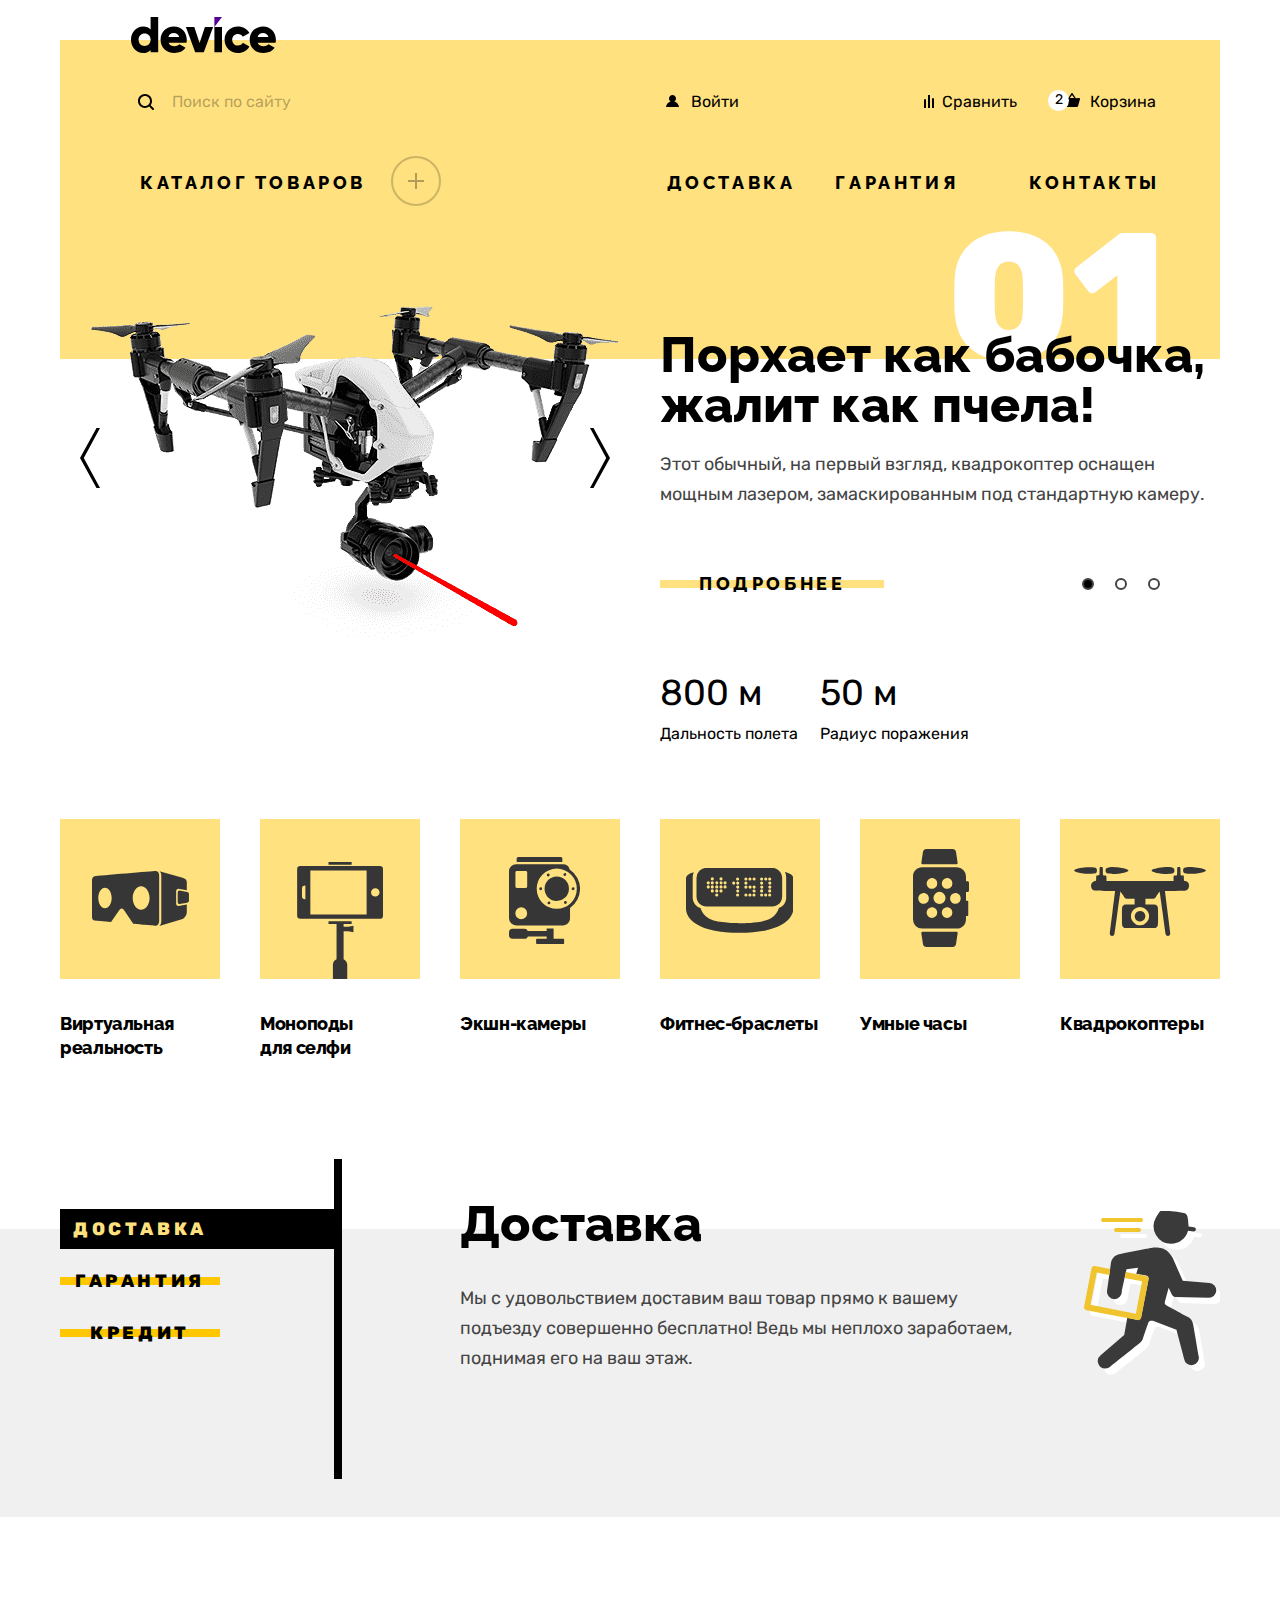
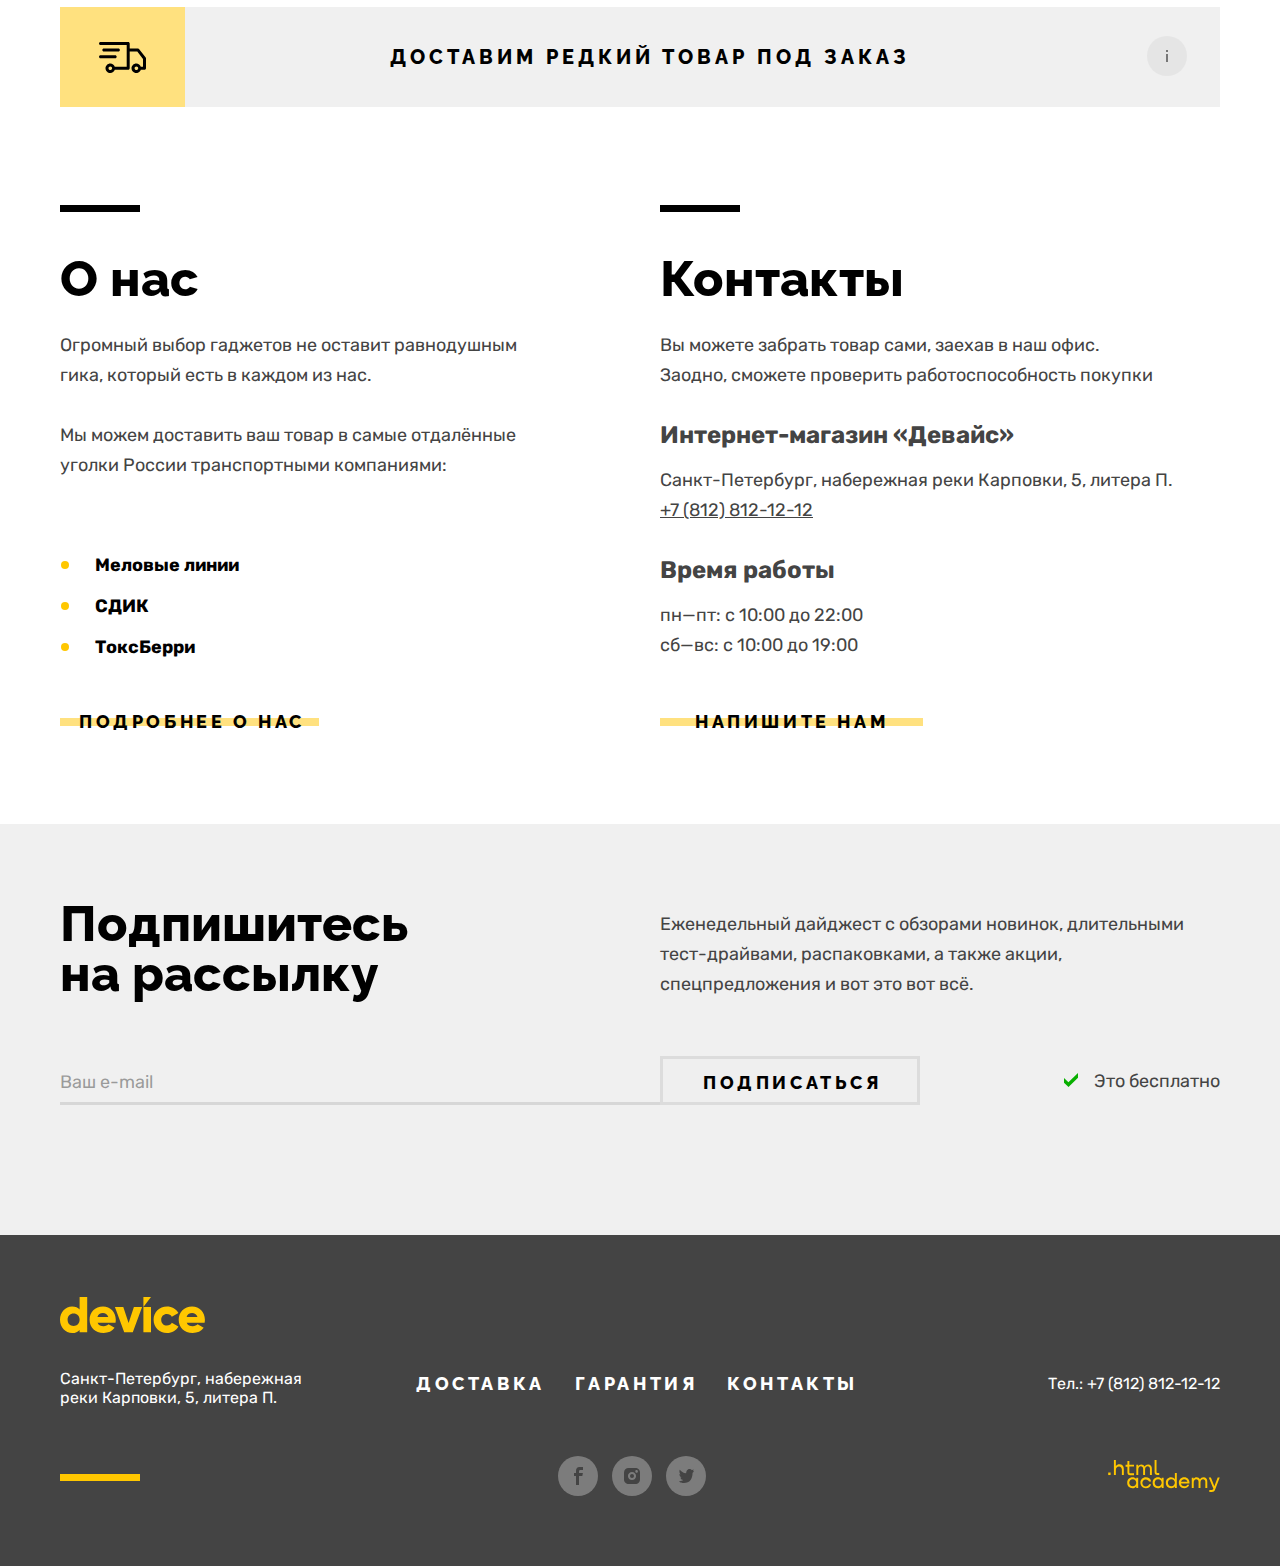
<file: index.html>
<!DOCTYPE html>
<html lang="ru">

<head>
    <meta charset="UTF-8">
    <meta http-equiv="X-UA-Compatible" content="IE=edge">
    <meta name="viewport" content="width=device-width, initial-scale=1.0">
    <title>Device</title>
    <link rel="stylesheet" href="styles/styles.css">
</head>

<body>
    <!--Header -->
    <header class="page_header page_container">
        <div class="header_wrapper">
            <h1 class="visually_hidden">Интернет-магазин "Device"</h1>
            <a href="#">
                <img class="logo" src="/images/main-logo.svg" width="145" height="36" alt="Логотип Device">
            </a>
            <nav class="navigation">
                <form class="search_form" action="https://echo.htmlacademy.ru/" method="get">
                    <label class="visually_hidden" for="search">Поиск по сайту</label>
                    <input class="search_field" type="search" name="search" id="search" placeholder="Поиск по сайту">
                    <button class="search_button" type="button">Найти</button>
                </form>
                <ul class="navigation_user_list reset_list">
                    <li class="navigation_user_item navigation_login">
                        <a class="navigation_user_link" href="#">Войти</a>
                    </li>
                    <li class="navigation_user_item navigation_compare">
                        <a class="navigation_user_link" href="#">Сравнить</a>
                    </li>
                    <li class="navigation_user_item navigation_cart" data-amount="2">
                        <a class="navigation_user_link" href="#">Корзина
                            <span class="visually_hidden">Количество товаров в корзине</span>
                        </a>
                        <div class="popover">
                            <div class="popover_content">
                                <span class="visually_hidden">Товары в корзине</span>
                                <ul class="cart_items_list reset_list">
                                    <li class="cart_item">
                                        <a href="#" class="cart_image_link">
                                            <img class="cart_image" src="../images/amateur-selfie-stick.png" width="41" height="43" alt="Любительская селфи-палка.">
                                        </a>
                                        <p class="cart_item_title">Любительская селфи-палка</p>
                                        <button class="delete_item_button" type="button">
                                            <span class="visually_hidden">Удалить товар из корзины</span>
                                        </button>
                                    </li>
                                    <li class="cart_item">
                                        <a href="#" class="cart_image_link">
                                            <img class="cart_image" src="../images/professional-selfie-stick.png" width="41" height="43"
                                                alt="Любительская селфи-палка.">
                                        </a>
                                        <p class="cart_item_title">Профессиональная селфи-палка</p>
                                        <button class="delete_item_button" type="button">
                                            <span class="visually_hidden">Удалить товар из корзины</span>
                                        </button>
                                    </li>
                                </ul>
                                <div class="cart_price">
                                    <span class="cart_goods_amount">Товаров: 2</span>
                                    <span class="cart_goods_rate">Сумма: 2000&nbsp;₽</span>
                                </div>
                                <button class="cart_open_button" type="button">Открыть корзину</button>
                            </div>
                        </div>
                    </li>
                </ul>
                <ul class="navigation_services_list reset_list">
                    <li class="navigation_services_item navigation_catalog">
                        <a class="navigation_catalog_link" href="#">Каталог товаров</a>
                        <span class="sub_icon"></span>
                        <span class="visually_hidden">Показать категории товаров</span>
                        <div class="navigation_sub">
                            <ul class="sub_list reset_list">
                                <li class="sub_item">
                                    <a class="sub_link" href="#">Виртуальная реальность</a>
                                </li>
                                <li class="sub_item">
                                    <a class="sub_link" href="catalog.html">Моноподы для селфи</a>
                                </li>
                                <li class="sub_item">
                                    <a class="sub_link" href="#">Экшн-камеры</a>
                                </li>
                            </ul>
                            <ul class="sub_list reset_list">
                                <li class="sub_item">
                                    <a class="sub_link" href="#">Фитнес-браслеты</a>
                                </li>
                                <li class="sub_item">
                                    <a class="sub_link" href="#">Умные часы</a>
                                </li>
                            </ul>
                            <ul class="sub_list reset_list">
                                <li class="sub_item">
                                    <a class="sub_link" href="#">Квадрокоптеры</a>
                                </li>
                            </ul>
                        </div>
                    </li>
                    <li class="navigation_services_item navigation_delivery">
                        <a class="navigation_services_link" href="#">Доставка</a>
                    </li>
                    <li class="navigation_services_item navigation_warranty">
                        <a class="navigation_services_link" href="#">Гарантия</a>
                    </li>
                    <li class="navigation_services_item navigation_contacts">
                        <a class="navigation_services_link" href="#">Контакты</a>
                    </li>
                </ul>
            </nav>
        </div>
    </header>
    <main class="main_container main_index">
            <div class="page_container">
        <!--Slider-->
            <section class="slider quadrocopter">
                <h2 class="visually_hidden">Слайдер из товаров</h2>
                <div class="slider_column_left">
                    <img class="slider_img" src="../images/slide-1.png" width="560" height="560" alt="Квадракоптер">
                    <button class="slider_btn slider_prev" type="button">
                        <span class="visually_hidden">Предыдущее фото</span>
                    </button>
                    <button class="slider_btn slider_next" type="button">
                        <span class="visually_hidden">Следующее фото</span>
                    </button>
                </div>
                <div class="slider_column_right">
                    <b class="title slider_main_title">Порхает как бабочка,<br>жалит как пчела!</b>
                    <p class="slider_main_description">Этот обычный, на первый взгляд, квадрокоптер оснащен мощным
                        лазером, замаскированным под стандартную камеру.</p>
                    <div class="link_pagination_wrapper">
                        <a class="slider_main_link btn" href="#">Подробнее</a>
                        <ul class="slider_pagination reset_list">
                            <li class="slider_pagination_item">
                                <button class="slider_pagination_button slider_pagination_button_current" type="button">
                                    <span class="visually_hidden">1 фото</span>
                                </button>
                            </li>
                            <li class="slider_pagination_item">
                                <button class="slider_pagination_button" type="button">
                                    <span class="visually_hidden">2 фото</span>
                                </button>
                            </li>
                            <li class="slider_pagination_item">
                                <button class="slider_pagination_button" type="button">
                                    <span class="visually_hidden">3 фото</span>
                                </button>
                            </li>
                        </ul>
                    </div>
                    <ul class="benefits reset_list">
                        <li class="benefits_item">
                            <b class="benefits_title">800 м</b>
                            <p class="benefits_description">Дальность полета</p>
                        </li>
                        <li class="benefits_item">
                            <b class="benefits_title">50 м</b>
                            <p class="benefits_description">Радиус поражения</p>
                        </li>
                    </ul>
                </div>
            </section>
            <!--Categories-->
            <section class="categories">
                <h2 class="visually_hidden">Каталог товаров</h2>
                <ul class="categories_list reset_list">
                    <li class="categories_item">
                        <a class="categories_link" href="catalog.html">
                            <svg class="categories_icon virtual_reality_icon" role="img" aria-hidden="true" focusable="false"
                                width="97" height="55" viewBox="0 0 97 55" fill="none" xmlns="http://www.w3.org/2000/svg">
                                <path d="M84.13 32.64V20c0-1.3 1.05-2.37 2.34-2.37l8.32 1.58v-8.19c0-2.36-1.7-3.43-4.2-4.27L67.4.17c1.62 1.4 1.9 2.04 1.9 4.4v45.21c0 2.36-.46 4.07-1.97 5.21l23.26-7.07c2.4-.83 4.2-4.21 4.2-6.57v-7.91l-8.32 1.57a2.35 2.35 0 0 1-2.34-2.37Z" />
                                <path d="m95.13 20.98-7.6-1.45c-1 0-1.82.83-1.82 1.86v9.86c0 1.03.81 1.86 1.82 1.86l7.6-1.43c1.15-.42 1.82-.83 1.82-1.86v-6.99c0-1.02-.76-1.5-1.82-1.85ZM67.17 4.48c0-5.08-4.23-4.46-4.23-4.46S5.84 4.74 2.84 5.14C-.16 5.55 0 9.54 0 9.54V45.8c0 3.74 2.6 3.75 2.6 3.75l16.48 1.4L27.2 39.3s1.11-1.83 2.5-1.83c1.4 0 2.44 1.86 2.44 1.86l9.06 13.52s18.9 1.91 22.52 1.91c3.63 0 3.44-5.02 3.44-5.02V4.48ZM12.98 37.2c-3.7 0-6.7-4.6-6.7-10.27 0-5.68 3-10.28 6.7-10.28s6.7 4.6 6.7 10.28c0 5.67-3 10.27-6.7 10.27Zm36.16 1.43c-4.66 0-8.44-5.24-8.44-11.7 0-6.47 3.78-11.7 8.44-11.7s8.44 5.23 8.44 11.7c0 6.46-3.78 11.7-8.44 11.7Z" />
                            </svg>
                            <h3 class="categories_title">Виртуальная реальность</h3>
                        </a>
                    </li>
                    <li class="categories_item">
                        <a class="categories_link" href="catalog.html">
                            <svg class="categories_icon monopod_icon" role="img" aria-hidden="true" focusable="false" width="86"
                                height="117" viewBox="0 0 86 117" fill="none" xmlns="http://www.w3.org/2000/svg">
                                <g clip-path="url(#a)">
                                    <path d="M82.82 4.01H3.33A3.19 3.19 0 0 0 .14 7.2V53.6a3.19 3.19 0 0 0 3.19 3.2h79.5A3.19 3.19 0 0 0 86 53.6V7.2A3.19 3.19 0 0 0 82.82 4ZM8.4 37.24h-.22a3.19 3.19 0 0 1-3.2-3.2v-7.28a3.19 3.19 0 0 1 3.2-3.18h.22v13.66ZM69.62 52.4H13.34v-44h56.28v44Zm8.78-17.86a4.15 4.15 0 1 1 0-8.29 4.15 4.15 0 0 1 0 8.3ZM54.65 0H31.5v2.76h23.15V0ZM46.6 64.86V61.9h8.05v-2.76H31.5v2.76h8.04v35.24a6.07 6.07 0 0 0-3.63 5.56V117h14.33v-14.3c0-2.5-1.5-4.63-3.63-5.56v-28h4.8l5.04 1.22v-6.71l-5.05 1.21h-4.8Z" />
                                </g>
                            </svg>
                            <h3 class="categories_title">Моноподы <br> для селфи</h3>
                        </a>
                    </li>
                    <li>
                        <a class="categories_link" href="catalog.html">
                            <svg class="categories_icon action_camera_icon" role="img" aria-hidden="true" focusable="false" width="71"
                                height="87" viewBox="0 0 71 87" fill="none" xmlns="http://www.w3.org/2000/svg">
                                <g clip-path="url(#a)">
                                    <path
                                        d="M53.35 1.49c0-.74-.58-1.49-1.31-1.49H9.05c-.73 0-1.38.75-1.38 1.49v3.52h45.68V1.5ZM54.2 81.8h-9.6V71.44h-6.95v2.5H18.77a3.49 3.49 0 0 0-3.18-2.15H3.56A3.59 3.59 0 0 0 0 75.31v3.02a3.55 3.55 0 0 0 3.56 3.48h12.03c1.52 0 2.8-.9 3.27-2.33h18.79v2.33h-9.52c-.53 0-1.01.44-1.01.97v3.17c0 .54.48 1.05 1.01 1.05H54.2c.53 0 .93-.51.93-1.05v-3.17c0-.53-.4-.97-.93-.97ZM60.67 12.39a7.04 7.04 0 0 0-6.77-5.05H7.15A7.1 7.1 0 0 0 0 14.36v46.9a7.18 7.18 0 0 0 7.15 7.12h46.74c3.9 0 7.13-3.2 7.13-7.12V50.92a23.3 23.3 0 0 0-.36-38.52ZM12.24 62.15a5.91 5.91 0 1 1 .02-11.82 5.91 5.91 0 0 1-.02 11.82Zm5.96-32.6c0 .78-.64 1.42-1.42 1.42H7.84c-.78 0-1.42-.64-1.42-1.42V15.39c0-.79.64-1.43 1.42-1.43h8.94c.78 0 1.42.64 1.42 1.43v14.16Zm29.56 22.3a20.1 20.1 0 0 1-20.05-20.12 20.1 20.1 0 0 1 20.05-20.12 20.1 20.1 0 0 1 20.06 20.13 20.1 20.1 0 0 1-20.06 20.12Z" />
                                    <path
                                        d="M47.76 43.96a12.2 12.2 0 0 0 12.19-12.23 12.2 12.2 0 0 0-12.19-12.22 12.2 12.2 0 0 0-12.19 12.22 12.2 12.2 0 0 0 12.2 12.23ZM31.56 33.17a1.44 1.44 0 1 0 0-2.87 1.44 1.44 0 0 0 0 2.87ZM63.96 33.17a1.44 1.44 0 1 0 0-2.87 1.44 1.44 0 0 0 0 2.87ZM39.1 19.43a1.44 1.44 0 1 0 0-2.87 1.44 1.44 0 0 0 0 2.87ZM56.41 46.91a1.43 1.43 0 1 0 0-2.86 1.43 1.43 0 0 0 0 2.86ZM55.7 19a1.44 1.44 0 1 0 0-2.87 1.44 1.44 0 0 0 0 2.87ZM39.83 47.34a1.44 1.44 0 1 0 0-2.87 1.44 1.44 0 0 0 0 2.87Z" />
                                </g>
                            </svg>
                            <h3 class="categories_title">Экшн-камеры</h3>
                        </a>
                    </li>
                    <li class="categories_item">
                        <a class="categories_link" href="catalog.html">
                            <h3 class="categories_title">Фитнес-браслеты</h3>
                            <svg class="categories_icon fitness_tracker_icon" role="img" aria-hidden="true" focusable="false"
                                width="107" height="65" viewBox="0 0 107 65" fill="none" xmlns="http://www.w3.org/2000/svg">
                                <g clip-path="url(#a)">
                                    <path
                                        d="M98.97 4.07a10.4 10.4 0 0 1 1.2 4.82V30c0 4.62-3.09 8.53-7.24 9.9-1.33 4-3.78 7.86-8.05 10.44-8.68 5.23-31.12 4.83-31.2 4.83-.08 0-22.51.4-31.19-4.83a18.73 18.73 0 0 1-8.04-10.28 10.5 10.5 0 0 1-7.76-10.06V8.9c0-1.69.43-3.28 1.14-4.69C4.17 5.1 0 6.92 0 10.43v29.99c0 10.25 11.84 24.43 53.66 24.43 41.82 0 53.65-14.18 53.65-24.43V10.43c0-3.68-4.57-5.49-8.34-6.36Z" />
                                    <path
                                        d="M20.56 38.46h65.52c5.57 0 10.08-4.51 10.08-10.08V9.93c0-5.56-4.51-10.07-10.08-10.07H20.56A10.08 10.08 0 0 0 10.5 9.93v18.45c0 5.57 4.5 10.08 10.07 10.08Zm63.13-29a1.57 1.57 0 1 1 0 3.15 1.57 1.57 0 0 1 0-3.14Zm0 4.05a1.57 1.57 0 1 1 0 3.13 1.57 1.57 0 0 1 0-3.13Zm0 4.04a1.57 1.57 0 1 1 0 3.13 1.57 1.57 0 0 1 0-3.13Zm0 3.82a1.57 1.57 0 1 1 0 3.14 1.57 1.57 0 0 1 0-3.14Zm0 4.04a1.57 1.57 0 1 1 0 3.14 1.57 1.57 0 0 1 0-3.14ZM79.66 9.47a1.57 1.57 0 1 1 0 3.13 1.57 1.57 0 0 1 0-3.13Zm0 15.94a1.57 1.57 0 1 1 0 3.14 1.57 1.57 0 0 1 0-3.14ZM75.62 9.47a1.57 1.57 0 1 1 0 3.14 1.57 1.57 0 0 1 0-3.14Zm0 4.04a1.57 1.57 0 1 1 0 3.14 1.57 1.57 0 0 1 0-3.14Zm0 4.04a1.57 1.57 0 1 1 0 3.13 1.57 1.57 0 0 1 0-3.13Zm0 3.82a1.57 1.57 0 1 1 0 3.14 1.57 1.57 0 0 1 0-3.14Zm0 4.04a1.57 1.57 0 1 1 0 3.14 1.57 1.57 0 0 1 0-3.14ZM67.96 9.47a1.57 1.57 0 1 1 0 3.13 1.57 1.57 0 0 1 0-3.13Zm0 8.08a1.57 1.57 0 1 1 0 3.13 1.57 1.57 0 0 1 0-3.13Zm0 3.88a1.57 1.57 0 1 1 0 3.13 1.57 1.57 0 0 1 0-3.13Zm0 3.98a1.57 1.57 0 1 1 0 3.14 1.57 1.57 0 0 1 0-3.14ZM63.94 9.47a1.57 1.57 0 1 1 0 3.14 1.57 1.57 0 0 1 0-3.14Zm0 8.08a1.57 1.57 0 1 1 0 3.13 1.57 1.57 0 0 1 0-3.13Zm0 7.86a1.57 1.57 0 1 1 0 3.14 1.57 1.57 0 0 1 0-3.14ZM59.89 9.47a1.57 1.57 0 1 1 0 3.14 1.57 1.57 0 0 1 0-3.14Zm0 4.04a1.57 1.57 0 1 1 0 3.14 1.57 1.57 0 0 1 0-3.14Zm0 4.04a1.57 1.57 0 1 1 0 3.14 1.57 1.57 0 0 1 0-3.14Zm0 7.86a1.57 1.57 0 1 1 0 3.14 1.57 1.57 0 0 1 0-3.14Zm-8.3-15.94a1.57 1.57 0 1 1 0 3.14 1.57 1.57 0 0 1 0-3.14Zm0 4.04a1.57 1.57 0 1 1 0 3.13 1.57 1.57 0 0 1 0-3.13Zm0 4.04a1.57 1.57 0 1 1 0 3.13 1.57 1.57 0 0 1 0-3.13Zm0 3.88a1.57 1.57 0 1 1 .01 3.13 1.57 1.57 0 0 1 0-3.13Zm0 3.98a1.57 1.57 0 1 1 0 3.14 1.57 1.57 0 0 1 0-3.14Zm-4.03-11.9a1.57 1.57 0 1 1 0 3.13 1.57 1.57 0 0 1 0-3.13Zm-8.5-.21a1.57 1.57 0 1 1 0 3.14 1.57 1.57 0 0 1 0-3.15Zm0 4.03a1.57 1.57 0 1 1 0 3.14 1.57 1.57 0 0 1 0-3.14Zm-4.04-8.08a1.57 1.57 0 1 1 0 3.14 1.57 1.57 0 0 1 0-3.14Zm0 4.04a1.57 1.57 0 1 1 0 3.14 1.57 1.57 0 0 1 0-3.13Zm0 4.04a1.57 1.57 0 1 1 0 3.14 1.57 1.57 0 0 1 0-3.14Zm0 4.04a1.57 1.57 0 1 1 0 3.14 1.57 1.57 0 0 1 0-3.14Zm-4.26-8.08a1.57 1.57 0 1 1 0 3.14 1.57 1.57 0 0 1 0-3.13Zm0 4.04a1.57 1.57 0 1 1 0 3.14 1.57 1.57 0 0 1 0-3.14Zm0 4.04a1.57 1.57 0 1 1 0 3.14 1.57 1.57 0 0 1 0-3.14Zm0 4.04a1.57 1.57 0 1 1 0 3.14 1.57 1.57 0 0 1 0-3.14ZM26.3 9.25a1.57 1.57 0 1 1 0 3.15 1.57 1.57 0 0 1 0-3.15Zm0 4.04a1.57 1.57 0 1 1 0 3.15 1.57 1.57 0 0 1 0-3.15Zm0 4.04a1.57 1.57 0 1 1 0 3.14 1.57 1.57 0 0 1 0-3.14Zm0 4.04a1.57 1.57 0 1 1 0 3.15 1.57 1.57 0 0 1 0-3.15Zm-4.04-8.08a1.57 1.57 0 1 1 0 3.15 1.57 1.57 0 0 1 0-3.15Zm0 4.04a1.57 1.57 0 1 1 0 3.14 1.57 1.57 0 0 1 0-3.14Z" />
                                </g>
                            </svg>
                        </a>
                    </li>
                    <li class="categories_item">
                        <a class="categories_link" href="catalog.html">
                            <h3 class="categories_title">Умные часы</h3>
                            <svg class="categories_icon smart_watches_icon" role="img" aria-hidden="true" focusable="false" width="56"
                                height="98" viewBox="0 0 56 98" fill="none" xmlns="http://www.w3.org/2000/svg">
                                <g clip-path="url(#a)">
                                    <path
                                        d="M54.5 32.2h-1.52v-4.64a9.16 9.16 0 0 0-9.08-9.19H9.08c-5 0-9.08 4.13-9.08 9.19v42.86a9.16 9.16 0 0 0 9.08 9.19H43.9c5 0 9.08-4.13 9.08-9.19v-3.41h1.52c.41 0 .75-.34.75-.76V52.47a.76.76 0 0 0-.76-.77h-1.51v-8.79h1.52c.83 0 1.5-.68 1.5-1.53v-7.65c0-.84-.67-1.53-1.5-1.53Zm-20.42-3.11c2.93 0 5.3 2.4 5.3 5.36a5.33 5.33 0 0 1-5.3 5.35c-2.92 0-5.3-2.4-5.3-5.35a5.33 5.33 0 0 1 5.3-5.36Zm-15.13 0c2.92 0 5.3 2.4 5.3 5.36a5.33 5.33 0 0 1-5.3 5.35c-2.93 0-5.3-2.4-5.3-5.35a5.33 5.33 0 0 1 5.3-5.36ZM5.3 49.39a5.33 5.33 0 0 1 5.3-5.35c2.92 0 5.3 2.4 5.3 5.36a5.33 5.33 0 0 1-5.3 5.36c-2.93 0-5.3-2.4-5.3-5.36Zm13.64 19.5c-2.92 0-5.3-2.4-5.3-5.35a5.33 5.33 0 0 1 5.3-5.36c2.93 0 5.3 2.4 5.3 5.36a5.33 5.33 0 0 1-5.3 5.35Zm1.5-19.9a6.09 6.09 0 0 1 6.05-6.12 6.09 6.09 0 0 1 6.06 6.12 6.09 6.09 0 0 1-6.06 6.13 6.1 6.1 0 0 1-6.05-6.13Zm13.64 19.9c-2.92 0-5.3-2.4-5.3-5.35a5.33 5.33 0 0 1 5.3-5.36c2.93 0 5.3 2.4 5.3 5.36a5.33 5.33 0 0 1-5.3 5.35Zm8.3-14.13c-2.92 0-5.3-2.4-5.3-5.36a5.33 5.33 0 0 1 5.3-5.36c2.93 0 5.3 2.4 5.3 5.36a5.33 5.33 0 0 1-5.3 5.36ZM9.65 15.31h33.68c.85 0 1.44-.68 1.3-1.51l-1.6-10.77A3.68 3.68 0 0 0 39.5 0H13.47a3.68 3.68 0 0 0-3.51 3.03L8.34 13.8c-.12.83.46 1.51 1.3 1.51ZM43.33 82.67H9.65c-.85 0-1.43.68-1.3 1.52l1.6 10.76a3.68 3.68 0 0 0 3.52 3.03h26.04a3.68 3.68 0 0 0 3.51-3.02l1.62-10.77a1.28 1.28 0 0 0-1.3-1.52Z" />
                                </g>
                            </svg>
                        </a>
                    </li>
                    <li class="categories_item">
                        <a class="categories_link" href="catalog.html">
                            <svg class="categories_icon quadrocopter_icon" role="img" aria-hidden="true" focusable="false" width="132"
                                height="69" viewBox="0 0 132 69" fill="none" xmlns="http://www.w3.org/2000/svg">
                                <g clip-path="url(#a)">
                                    <path
                                        d="M12.05.26C6.51.75 1.84 1.86.58 2.93c-.73.62-.73.62-.24 1.16C1 4.8 4.06 5.73 7.6 6.32c4 .67 12.51.7 13.72.05 1.22-.66 1.63-1.41 1.63-2.98 0-1.62-.62-2.41-2.22-2.85C19.27.15 14.94 0 12.05.26ZM25.77.49c-.13.28-.25 2.1-.25 4.11 0 4.06.15 3.78-2.2 3.93l-1.03.08-.25 5.09-1.2.28c-2.57.67-3.99 2.6-3.78 5.3.13 1.92 1.03 3.34 2.58 4.08 1.1.52 1.47.54 11.24.54 5.55 0 10.14.08 10.19.18.05.13-1.1 9.4-2.58 20.64-1.44 11.23-2.68 21-2.7 21.67C35.72 68 36.6 69 38.12 69c1.24 0 2.01-.64 2.32-1.9.13-.52 1.5-10.34 3.02-21.83a727.78 727.78 0 0 1 2.94-20.86c.1 0 1.08 1.4 2.2 3.13 2.93 4.63 2.4 4.32 7.63 4.32h4.36v5.63l-5.14.08c-4.72.07-5.2.12-5.88.61-1.57 1.16-1.62 1.42-1.62 10.98 0 9.53.02 9.79 1.52 11.05l.85.7H81.7l.85-.7c1.5-1.26 1.52-1.52 1.52-11.05 0-9.56-.05-9.82-1.63-10.98-.67-.49-1.16-.54-5.88-.61l-5.13-.08v-5.63h4.36c5.23 0 4.7.3 7.63-4.32a25.53 25.53 0 0 1 2.2-3.13c.07 0 1.42 9.4 2.94 20.86 1.52 11.5 2.89 21.31 3.01 21.83.31 1.26 1.09 1.9 2.33 1.9 1.52 0 2.4-1 2.34-2.62-.02-.67-1.26-10.44-2.7-21.67a902.33 902.33 0 0 1-2.58-20.64c.05-.1 4.64-.18 10.19-.18 9.77 0 10.13-.02 11.24-.54 1.55-.74 2.45-2.16 2.58-4.08a4.75 4.75 0 0 0-3.8-5.3L110 13.7l-.26-5.09-1.03-.08c-2.34-.15-2.2.13-2.2-3.93 0-2-.12-3.83-.25-4.11-.2-.36-.54-.49-1.37-.49-.61 0-1.23.13-1.42.3-.2.21-.3 1.47-.3 3.94 0 2.47-.1 3.73-.31 3.93-.18.18-.9.31-1.65.31-1.63 0-1.66.05-1.66 3.11v2.29H32.48v-2.29c0-3.06-.02-3.1-1.65-3.1-.75 0-1.47-.14-1.65-.32-.2-.2-.31-1.46-.31-3.93s-.1-3.73-.3-3.93C28.37.13 27.75 0 27.13 0c-.82 0-1.16.13-1.37.49ZM68.62 40.6c2.89.9 5.39 3.4 6.16 6.17.44 1.54.31 4.21-.28 5.78a10.23 10.23 0 0 1-4.57 4.94c-1.29.64-1.75.71-3.92.71-2.16 0-2.63-.07-3.92-.71a10.22 10.22 0 0 1-4.56-4.94c-.6-1.57-.73-4.24-.29-5.78a9.58 9.58 0 0 1 6.06-6.17 7.56 7.56 0 0 1 5.32 0Z" />
                                    <path
                                        d="M63.8 44.44c-2.04.92-3.51 3.65-3.07 5.73a5.43 5.43 0 0 0 8 3.7 5.3 5.3 0 0 0 2.44-5.78 5.38 5.38 0 0 0-5.16-4.14c-.64 0-1.62.23-2.22.49ZM36.1.15c-3.93.67-4.52 1.14-4.52 3.45 0 1.82.46 2.41 2.27 2.95 1.55.47 7.17.52 10.5.13 6.86-.82 11.32-2.54 9.7-3.75-1.27-.9-4.9-1.88-9.06-2.39-2.47-.3-8-.54-8.9-.39ZM89.48.26c-6.31.59-11.86 2.08-11.86 3.18 0 1.73 7.84 3.47 15.63 3.5 5.8 0 7.2-.64 7.2-3.34 0-1.83-.62-2.62-2.38-3.09C96.42.11 92.4 0 89.48.26ZM112.78.28c-1.78.23-3.02.77-3.43 1.5-.4.76-.31 2.9.15 3.57.93 1.3 1.65 1.46 7.07 1.46 3.66 0 5.8-.13 7.87-.49 3.53-.59 6.6-1.51 7.24-2.23.5-.54.5-.54-.23-1.16-1.34-1.13-5.96-2.18-11.92-2.67-3.48-.29-4.48-.29-6.75.02Z" />
                                </g>
                            </svg>
                            <h3 class="categories_title">Квадрокоптеры</h3>
                        </a>
                    </li>
                </ul>
            </section>
        </div>
        <!--Services-->
            <section class="services">
                <h2 class="visually_hidden">Сервисы</h2>
                <div class="services_wrapper">
                    <div class="services_slider">
                        <input onclick="infoSlideActive1()" class="services_input" type="radio" name="button" checked id="services_delivery">
                        <label class="services_label btn_dark" for="services_delivery">Доставка</label>
                        <input onclick="infoSlideActive2()" class="services_input" type="radio" name="button" id="services_garanty" >
                        <label class="services_label btn_dark" for="services_garanty">Гарантия</label>
                        <input onclick="infoSlideActive3()" class="services_input" type="radio" name="button" id="services_credit">
                        <label class="services_label btn_dark" for="services_credit">Кредит</label>
                    </div>
                <div class="services_right services_right1" id="services_right1">
                    <h2 class="title services_title">Доставка</h2>
                    <p class="services_description"> Мы с удовольствием доставим ваш товар прямо к вашему подъезду
                        совершенно бесплатно! Ведь мы неплохо заработаем, поднимая его на ваш этаж.
                    </p>
                    <img class="services_img" src="/images/services-delivery.svg" width="136" height="164" alt="курьер">
                </div>
            </div>
            </section>
        <div class="page_container">
            <section class="delivery_rare_goods">
                <h2 class="visually_hidden">Доставка редких товаров</h2>
                <a class="delivery_btn" href="">
                    <span class="delivery_icon"></span>
                    <span class="delivery_product_title">Доставим редкий товар под заказ</span>
                    <span class="info_icon"></span>
                    <span class="visually_hidden">Посмотреть дополнительную информацию</span>
                </a>
            </section>
            <div class="about_container">
                <section class="about">
                    <div class="about_line"></div>
                    <h2 class="title about_title">О нас</h2>
                    <p class="about_text">Огромный выбор гаджетов не оставит равнодушным<br> гика, который есть в каждом из нас.
                    </p>
                    <p class="about_text2">Мы можем доставить ваш товар в самые отдалённые<br> уголки России транспортными
                    компаниями:
                    </p>
                    <ul class="about_list reset_list">
                        <li class="about_item">Меловые линии</li>
                        <li class="about_item">СДИК</li>
                        <li class="about_item">ТоксБерри</li>
                    </ul>
                    <a href="#" class="about_link btn">Подробнее о нас</a>
                </section>
                <!--Contacts-->
                <section class="contacts">
                    <div class="about_line"></div>
                    <h2 class="title contacts_title">Контакты</h2>
                    <p class="contacts_text">Вы можете забрать товар сами, заехав в наш офис.<br> Заодно, сможете проверить
                    работоспособность покупки 
                    </p>
                    <h3 class="contacts_subtitle">Интернет-магазин «Девайс»</h3>
                    <p class="contacts_address_text">Санкт-Петербург, набережная реки Карповки, 5, литера П.
                    <a class="contacts_phone" href="tel:+78128121212">+7 (812) 812-12-12</a>
                    </p>
                    <h3 class="contacts_subtitle">Время работы</h3>
                    <ul class="contacts-schedule reset_list">
                        <li class="contacts_schedule_item">пн—пт: с 10:00 до 22:00
                        </li>
                        <li class="contacts_schedule_item">сб—вс: с 10:00 до 19:00
                        </li>
                    </ul>
                    <a href="#" class="contacts_link btn">Напишите нам</a>
                </section>
            </div>
        </div>
        <section class="mailing">
            <div class="page_container">
                <div class="mailing_top">
                    <h2 class="title mailing_title" >Подпишитесь на рассылку</h2>
                    <p class="mailing_descripption">
                        Еженедельный дайджест с обзорами новинок, длительными тест-драйвами, распаковками, а также акции, спецпредложения и вот
                        это вот всё.
                    </p>
                </div>
                <div class="mailing_bottom">
                    <form class="mailing_form" action="https://echo.htmlacademy.ru/" method="post">
                        <label class="visually_hidden">Введите email</label>
                        <input class="mailing_field" type="text" name="email" placeholder="Ваш e-mail" required>
                        <button class="mailing_btn" type="submit">Подписаться</button>
                    </form>
                    <span class="mailing_notice" >Это бесплатно</span>
                </div>
            </div>
        </section>

    </main>
    <footer class="page_footer" >
        <div class="footer_container">
            <img class="footer_logo" src="../images/footer-device.svg" width="145" height="36" alt="Логотип Device">
            <!--Footer_address-->
            <section class="footer_adress">
                <h2 class="visually_hidden">Адресс</h2>
                <address class="footer_address_text">
                    <p class="footer_about_text">Санкт-Петербург, набережная<br> реки Карповки, 5, литера П.</p>
                </address>
            </section>
            <!--Footer_nav-->
            <section class="footer_nav">
                <h2 class="visually_hidden">Навигация</h2>
                <ul class="footer_nav_list reset_list">
                    <li class="footer_nav_item">
                        <a href="#" class="footer_nav_link">Доставка</a>
                    </li>
                    <li class="footer_nav_item">
                        <a href="#" class="footer_nav_link">Гарантия</a>
                    </li>
                    <li class="footer_nav_item">
                        <a href="#" class="footer_nav_link">Контакты</a>
                    </li>
                </ul>
            </section>
    
            <!--Footer_phone-->
            <section class="footer_phone">
                <h2 class="visually_hidden">Наш телефон</h2>
                <a class="footer_phone_link" href="tel:78128121212">Тел.: +7 (812) 812-12-12</a>
            </section>
            <!--Footer_phone-->
            <section class="footer_social">
                <h2 class="visually_hidden">Наши аккаунты в социальных сетях</h2>
                <ul class="footer_social_list reset_list">
                    <li class="footer_social_item">
                        <a class="footer_social_link facebook" href="#">
                            <span class="visually_hidden">Facebook</span>
                            <svg class="social" width="40" height="40" fill="none" xmlns="http://www.w3.org/2000/svg">
                                <circle cx="20" cy="20" r="20" fill="#fff" fill-opacity=".3"></circle>
                                <path d="M22.5 14H25v-3h-3.4c-2.8 0-3.6 1.7-3.6 4.2V17h-2v3h2v9h3v-9h3.3l.6-3H21v-1.5c0-.8.3-1.5 1.5-1.5Z"
                                    fill="#444"></path>
                            </svg>
                        </a>
                    </li>
                    <li class="footer_social_item">
                        <a class="footer_social_link instagram" href="#">
                            <span class="visually_hidden">Instagram</span>
                            <svg class="social" width="40" height="40" fill="none" xmlns="http://www.w3.org/2000/svg">
                                <circle cx="20" cy="20" r="20" fill="#fff" fill-opacity=".3"></circle>
                                <path d="M20 22a2 2 0 1 0 0-4 2 2 0 0 0 0 4Z" fill="#444"></path>
                                <path d="M26.7 13.3c-.9-.9-2-1.3-3.4-1.3h-6.6c-2.8 0-4.7 1.9-4.7 4.7v6.6c0 1.4.4 2.6 1.4 3.4.9.9 2 1.3 3.3 1.3h6.6c1.4 0 2.6-.4 3.4-1.3.8-.9 1.3-2 1.3-3.4v-6.6c0-1.4-.4-2.6-1.3-3.4ZM20 24.1c-2.2 0-4.1-1.8-4.1-4.1s1.9-4.1 4.1-4.1c2.2 0 4.1 1.8 4.1 4.1s-1.9 4.1-4.1 4.1Zm4.6-7.4c-.7 0-1.3-.5-1.3-1.3s.5-1.3 1.3-1.3c.7 0 1.3.6 1.3 1.3 0 .7-.6 1.3-1.3 1.3Z"
                                    fill="#444"></path>
                            </svg>
                        </a>
                    </li>
                    <li class="footer_social_item">
                        <a class="footer_social_link twitter" href="#">
                            <span class="visually_hidden">Twitter</span>
                            <svg class="social" width="40" height="40" fill="none" xmlns="http://www.w3.org/2000/svg">
                                <circle cx="20" cy="20" r="20" fill="#fff" fill-opacity=".3"></circle>
                                <g>
                                    <path d="M22.7 13.1c1.5-.5 2.6.3 3.2 1.1.5-.2 1.1-.4 1.7-.6 0 .8-.5 1.4-.8 1.6.7.2 1.2-.4 1.2-.4-.1.9-.9 1.7-1.4 1.9-.2 6.3-2.8 10.4-8.9 10.3h-.4c-.3 0-3.7-.4-4.3-1.8 2 .2 3.4-.4 4.1-1.1-.8-.3-2.4-.4-2.6-2.8.3.2.5.3 1.1.2-1.1-.8-2.3-1.5-2.2-3.5.3.3.9.5 1.2.4-.6-.2-1.8-3.1-.8-4.6 1.6 1.7 3.3 3.4 6.3 3.5.2-2.1 1-3.5 2.6-4.2Z" fill="#444"></path>
                                </g>
                            </svg>
                        </a>
                    </li>
                </ul>
                <!--htmlacademy-->
                <section class="htmlacademy">
                    <h2 class="visually_hidden">Дизайнер макета</h2>
                    <a class="htmlacademy_link" href="https://htmlacademy.ru/">.html academy</a>
                </section>
            </section>
        </div>
    </footer>
    <!--Modal-->
    <div class="modal_container">
        <div class="modal modal_delivery">
            <button class="modal_close_button" type="button">
                <span class="visually_hidden">Закрыть модальное окно</span>
            </button>
            <section class="modal_content">
                <h2 class="modal_title">Доставка под заказ</h2>
                <form class="modal_form" action="https://echo.htmlacademy.ru/" method="post">
                    <div class="modal_form_container">
                        <div class="modal_form_block modal_form_name">
                            <label class="modal_form_label" for="your-name">Ваше имя:</label>
                            <input class="modal_form_field" type="text" name="your-name" id="your-name"
                                placeholder="Имя Фамилия">
                            <span class="modal_note modal_name_note">Пожалуйста, представьтесь</span>
                        </div>
                        <div class="modal_form_block modal_form_email">
                            <label class="modal_form_label" for="your-email">Ваш e-mail:</label>
                            <input class="modal_form_field" type="text" name="your-email" id="your-email"
                                value="destroksie@icloud.com" required>
                            <span class="modal_note modal_email_note">Забавный у вас адрес</span>
                        </div>
                    </div>
                    <div class="modal_form_container">
                        <div class="modal_form_block modal_form_delivery">
                            <label class="modal_form_label" for="delivery-order">Что нужно привезти:</label>
                            <input class="modal_form_field" type="text" name="delivery-order" id="delivery-order"
                                placeholder="В свободной форме">
                        </div>
                        <div class="modal_form_block modal_form_number">
                            <label class="modal_form_label modal_tooltip_label" for="delivery-number">Количество:</label>
                            <span class="visually_hidden">Дополнительные условия доставки</span>
                            <div class="modal_tooltip">
                                <p class="modal_tooltip_info">Постараемся найти, сколько нужно. Привезём сколько получится
                                    по требованиям к&nbsp;провозу багажа.</p>
                            </div>
                            <div class="modal_number_container">
                                <input class="modal_form_field modal_number_field" type="number" name="delivery-amount"
                                    id="delivery-number" value="1" min="1">
                                <button class="modal_number_button modal_button_minus" type="button">
                                    <span class="visually_hidden"> Уменьшить количество товаров</span>
                                </button>
                                <button class="modal_number_button modal_button_plus" type="button">
                                    <span class="visually_hidden"> Увеличить количество товаров</span>
                                </button>
                            </div>
                        </div>
                    </div>
                    <button class="btn btn_modal" type="submit">Отправить</button>
                </form>
            </section>
        </div>
    </div>
</body>
</html>
</file>
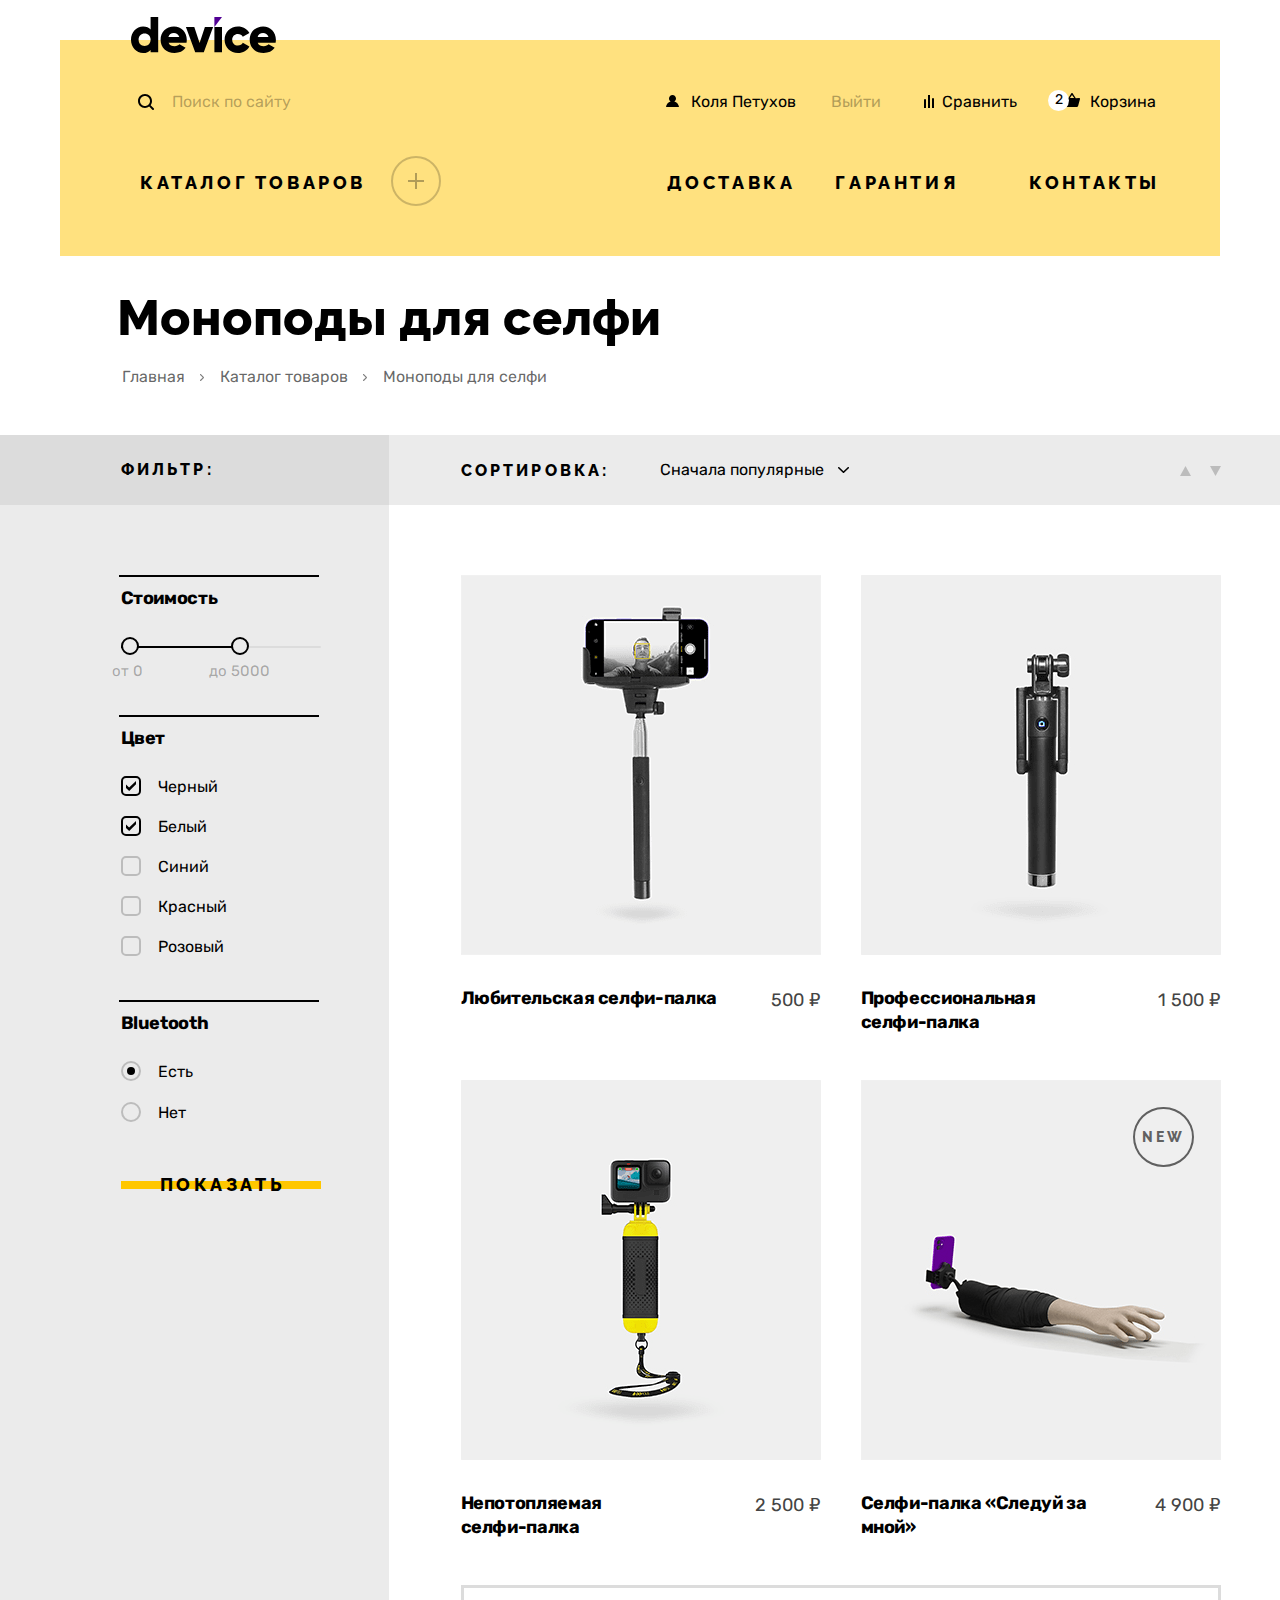
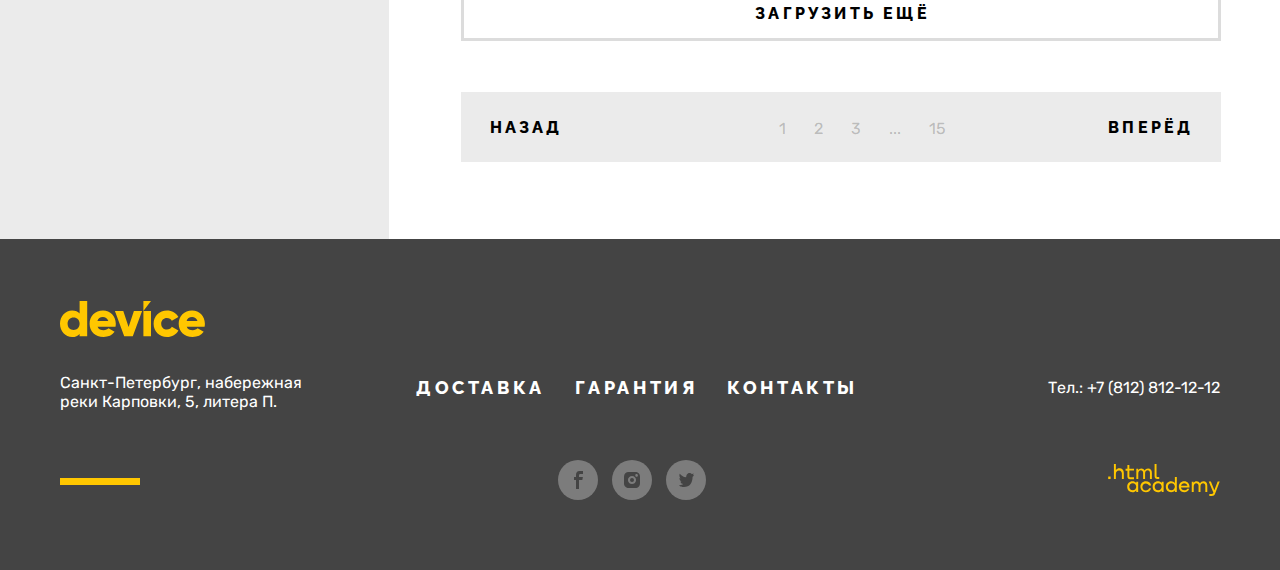
<file: catalog.html>
<!DOCTYPE html>
<html lang="ru">
<head>
    <meta charset="UTF-8">
    <meta http-equiv="X-UA-Compatible" content="IE=edge">
    <meta name="viewport" content="width=device-width, initial-scale=1.0">
    <title>Device</title>
    <link rel="stylesheet" href="styles/styles.css">
</head>
<body>
    <!--Header -->
    <header class="index_header page_container">
        <div class="header_wrapper">
            <h1 class="visually_hidden">Интернет-магазин "Device"</h1>
            <a href="/index.html">
                <img class="logo" src="/images/main-logo.svg" width="145" height="36" alt="Логотип Device">
            </a>
            <nav class="navigation">
                <form class="search_form" action="https://echo.htmlacademy.ru/" method="get">
                    <label class="visually_hidden" for="search">Поиск по сайту</label>
                    <input class="search_field" type="search" name="search" id="search" placeholder="Поиск по сайту">
                    <button class="search_button" type="button">Найти</button>
                </form>
                <ul class="navigation_user_list reset_list">
                    <li class="navigation_user_item navigation_login">
                        <a class="navigation_user_link" href="#">Коля Петухов</a>
                    </li>
                    <li class="navigation_user_item navigation_logout">
                        <a class="navigation_user_link navigation_logout_link" href="#">Выйти</a>
                    </li>
                    <li class="navigation_user_item navigation_compare">
                        <a class="navigation_user_link" href="#">Сравнить</a>
                    </li>
                    <li class="navigation_user_item navigation_cart" data-amount="2">
                        <a class="navigation_user_link" href="#">Корзина
                            <span class="visually_hidden">Количество товаров в корзине</span>
                        </a>
                        <div class="popover">
                            <div class="popover_content">
                                <span class="visually_hidden">Товары в корзине</span>
                                <ul class="cart_items_list reset_list">
                                    <li class="cart_item">
                                        <a href="#" class="cart_image_link">
                                            <img class="cart_image" src="../images/amateur-selfie-stick.png" width="41" height="43"
                                                alt="Любительская селфи-палка.">
                                        </a>
                                        <p class="cart_item_title">Любительская селфи-палка</p>
                                        <button class="delete_item_button" type="button">
                                            <span class="visually_hidden">Удалить товар из корзины</span>
                                        </button>
                                    </li>
                                    <li class="cart_item">
                                        <a href="#" class="cart_image_link">
                                            <img class="cart_image" src="../images/professional-selfie-stick.png" width="41" height="43"
                                                alt="Любительская селфи-палка.">
                                        </a>
                                        <p class="cart_item_title">Профессиональная селфи-палка</p>
                                        <button class="delete_item_button" type="button">
                                            <span class="visually_hidden">Удалить товар из корзины</span>
                                        </button>
                                    </li>
                                </ul>
                                <div class="cart_price">
                                    <span class="cart_goods_amount">Товаров: 2</span>
                                    <span class="cart_goods_rate">Сумма: 2000&nbsp;₽</span>
                                </div>
                                <button class="cart_open_button" type="button">Открыть корзину</button>
                            </div>
                        </div>
                    </li>
                </ul>
                <ul class="navigation_services_list reset_list">
                    <li class="navigation_services_item navigation_catalog">
                        <a class="navigation_catalog_link" href="#">Каталог товаров</a>
                        <span class="sub_icon"></span>
                        <span class="visually_hidden">Показать категории товаров</span>
                        <div class="navigation_sub">
                            <ul class="sub_list reset_list">
                                <li class="sub_item">
                                    <a class="sub_link" href="#">Виртуальная реальность</a>
                                </li>
                                <li class="sub_item">
                                    <a class="sub_link" href="catalog.html">Моноподы для селфи</a>
                                </li>
                                <li class="sub_item">
                                    <a class="sub_link" href="#">Экшн-камеры</a>
                                </li>
                            </ul>
                            <ul class="sub_list reset_list">
                                <li class="sub_item">
                                    <a class="sub_link" href="#">Фитнес-браслеты</a>
                                </li>
                                <li class="sub_item">
                                    <a class="sub_link" href="#">Умные часы</a>
                                </li>
                            </ul>
                            <ul class="sub_list reset_list">
                                <li class="sub_item">
                                    <a class="sub_link" href="#">Квадрокоптеры</a>
                                </li>
                            </ul>
                        </div>
                    </li>
                    <li class="navigation_services_item navigation_delivery">
                        <a class="navigation_services_link" href="#">Доставка</a>
                    </li>
                    <li class="navigation_services_item navigation_warranty">
                        <a class="navigation_services_link" href="#">Гарантия</a>
                    </li>
                    <li class="navigation_services_item navigation_contacts">
                        <a class="navigation_services_link" href="#">Контакты</a>
                    </li>
                </ul>
            </nav>
        </div>
    </header>
    <main class="main_container main_inner">
        <section class="inner_header page_container">
            <h1 class="title inner_header_title">Моноподы для селфи</h1>
            <ul class="breadcrumbs_list reset_list">
                <li class="breadcrumbs_item">
                    <a class="breadcrumbs_link" href="#">Главная</a>
                </li>
                <li class="breadcrumbs_item">
                    <a class="breadcrumbs_link" href="#">Каталог товаров</a>
                </li>
                <li class="breadcrumbs_item">
                    <a class="breadcrumbs_link">Моноподы для селфи</a>
                </li>
            </ul>
        </section>
        <section class="catalog_products">
            <h2 class="catalog_products_title">Фильтр:</h2>
            <form class="catalog_filter_form" action="https://echo.htmlacademy.ru/" method="get">
                <fieldset class="catalog_filter_group catalog_filter_price">
                    <legend class="catalog_filter_title" >Стоимость</legend>
                    <div class="range">
                        <div class="range_scale">
                            <div class="range_bar" style="left: 0; width: 119px;">
                                <button class="range_toggle toggle_min" type="button">
                                    <span class="visually_hidden" >Изменить минимальную цену</span>
                                </button>
                                <button class="range_toggle toggle_max" type="button">
                                    <span class="visually_hidden">Изменить максимальную цену</span>
                                </button>
                            </div>
                        </div>
                        <div class="filter_label_container">
                            <label class="filter_price_label label_range_min">
                            от <input class="range_input range_input_min" type="number" value="0" name="min-price" style="width: 30px;">
                            </label>
                            <label class="filter_price_label label_range_max ">
                            до <input class="range_input range_input_max" type="number" value="5000" name="max-price" style="width: 90px;">
                            </label>
                        </div>
                    </div>
                </fieldset>
                <fieldset class="catalog_filter_group catalog_filter_color">
                    <legend class="catalog_filter_title">Цвет</legend>
                    <ul class="filter_list reset_list">
                        <li class="filter_item ">
                            <label class="filter_control">
                                <input class="visually_hidden control_input" type="checkbox" name="black" checked>
                                <span class="filter_control_mark"></span>
                                <span class="filter_control_label">Черный</span>
                            </label>
                        </li>
                        <li class="filter_item">
                            <label class="filter_control">
                                <input class="visually_hidden control_input" type="checkbox" name="white" checked>
                                <span class="filter_control_mark"></span>
                                <span class="filter_control_label">Белый</span>
                            </label>
                        </li>
                        <li class="filter_item">
                            <label class="filter_control">
                                <input class="visually_hidden control_input" type="checkbox" name="blue">
                                <span class="filter_control_mark"></span>
                                <span class="filter_control_label">Синий</span>
                            </label>
                        </li>
                        <li class="filter_item">
                            <label class="filter_control">
                                <input class="visually_hidden control_input" type="checkbox" name="red">
                                <span class="filter_control_mark"></span>
                                <span class="filter_control_label">Красный</span>
                            </label>
                        </li>
                        <li class="filter_item">
                            <label class="filter_control">
                                <input class="visually_hidden control_input" type="checkbox" name="pink">
                                <span class="filter_control_mark"></span>
                                <span class="filter_control_label">Розовый</span>
                            </label>
                        </li>
                    </ul>
                </fieldset>
                <fieldset class="catalog_filter_group catalog_filter_bluetooth">
                    <legend class="catalog_filter_title">Bluetooth</legend>
                    <ul class="filter_list reset_list">
                        <li class="filter_item filter_radio_item ">
                            <label class="filter_control">
                                <input class="visually_hidden control_input" type="radio" name="bluetooth" value="yes" checked>
                                <span class="filter_control_mark"></span>
                                <span class="filter_control_label">Есть</span>
                            </label>
                        </li>
                        <li class="filter_item filter_radio_item">
                            <label class="filter_control">
                                <input class="visually_hidden control_input" type="radio" name="bluetooth" value="no">
                                <span class="filter_control_mark"></span>
                                <span class="filter_control_label">Нет</span>
                            </label>
                        </li>
                    </ul>
                </fieldset>
                <button class="btn_dark sorting_form_btn" type="submit"> Показать</button>
            </form>
            <div class="sorting_control_container">
                <form class="sorting_type">
                    <label class="sorting_type_title" for="sorting">Сортировка:</label>
                    <span class="visually_hidden">Отсортировать товары</span>
                    <select class="select_control" id="sorting" name="sorting">
                        <option value="popular">Cначала популярные</option>
                        <option value="cheap">Сначала дешевые</option>
                        <option value="expensive">Сначала дорогие</option>
                    </select>
                </form>
                <div class="button_container">
                    <button class="sorting_button" type="button">
                        <span class="visually_hidden">Cортировать по возрастанию</span>
                        <svg class="sorting_icon sorting_up_icon" role="img" aria-hidden="true" focusable="false" width="11"
                            height="10" viewBox="0 0 11 10" fill="none" xmlns="http://www.w3.org/2000/svg">
                            <path d="M5.5 0L11 10H0" />
                        </svg>
                    </button>
                    <button class="sorting_button sorting_current" type="button">
                        <span class="visually_hidden">Сортировать по убыванию</span>
                        <svg class="sorting_icon sorting_down_icon" role="img" aria-hidden="true" focusable="false" width="11"
                            height="10" viewBox="0 0 11 10" fill="none" xmlns="http://www.w3.org/2000/svg">
                            <path d="M5.5 10L0 0H11" />
                        </svg>
                    </button>
                </div>
            </div>
            <div class="catalog_card_container">
                <h2 class="visually_hidden">Каталог товаров</h2>
                <ul class="catalog_card_list reset_list">
                    <li class="catalog_card_item">
                        <div class="catalog_image_container">
                            <img class="catalog_card_image" src="/images/amateur-selfie-stick.png" width="360" height="380"
                                alt="Любительская селфи-палка.">
                            <span class="new_product visually_hidden">New</span>
                            <div class="catalog_hover_container">
                                <a class="btn_dark hover_link">Подробнее</a>
                            </div>
                        </div>
                        <div class="catalog_information_container">
                            <a class="catalog_card_link" href="#">
                                <h3 class="catalog_card_title">Любительская селфи-палка</h3>
                            </a>
                            <span class="catalog_card_price">500 ₽</span>
                        </div>
                    </li>
                    <li class="catalog_card_item">
                        <div class="catalog_image_container">
                            <img class="catalog_card_image" src="/images/professional-selfie-stick.png" width="360"
                                height="380" alt="Профессиональная селфи-палка.">
                            <span class="new_product visually_hidden">New</span>
                            <div class="catalog_hover_container">
                                <a class="btn_dark hover_link">Подробнее</a>
                            </div>
                        </div>
                        <div class="catalog_information_container">
                            <a class="catalog_card_link" href="#">
                                <h3 class="catalog_card_title">Профессиональная <br> селфи-палка</h3>
                            </a>
                            <span class="catalog_card_price">1&nbsp;500&nbsp;₽</span>
                        </div>
                    </li>
                    <li class="catalog_card_item">
                        <div class="catalog_image_container">
                            <img class="catalog_card_image" src="/images/waterproof-selfie-stick.png" width="360"
                                height="380" alt="Непотопляемая селфи-палка.">
                            <span class="new_product visually_hidden">New</span>
                            <div class="catalog_hover_container">
                                <a class="btn_dark hover_link">Подробнее</a>
                            </div>
                        </div>
                        <div class="catalog_information_container">
                            <a class="catalog_card_link" href="#">
                                <h3 class="catalog_card_title">Непотопляемая<br>селфи-палка</h3>
                            </a>
                            <span class="catalog_card_price">2&nbsp;500&nbsp;₽</span>
                        </div>
                    </li>
                    <li class="catalog_card_item">
                        <div class="catalog_image_container">
                            <img class="catalog_card_image" src="/images/follow-me-selfie.png" width="360" height="380"
                                alt="Cелфи-палка «Следуй за мной».">
                            <span class="new_product">New</span>
                            <div class="catalog_hover_container">
                                <a class="btn_dark hover_link" href="#">Подробнее</a>
                            </div>
                        </div>
                        <div class="catalog_information_container">
                            <a class="catalog_card_link" href="#">
                                <h3 class="catalog_card_title">Селфи-палка «Следуй за <br> мной»</h3>
                            </a>
                            <span class="catalog_card_price">4&nbsp;900&nbsp;₽</span>
                        </div>
                    </li>
                </ul>
                <button class="catalog_show_more" type="button">Загрузить ещё</button>
                <div class="pagination_container">
                    <h3 class="visually_hidden">Навигация по страницам каталога</h3>
                    <button class="pagination_button pagination_button_back" type="button">Назад</button>
                    <ul class="pagination_list reset_list ">
                        <li class="pagination_item">
                            <a class="pagination_link" href="#">1</a>
                        </li>
                        <li class="pagination_item">
                            <a class="pagination_link" href="#">2</a>
                        </li>
                        <li class="pagination_item">
                            <a class="pagination_link" href="#">3</a>
                        </li>
                        <li class="pagination_item">
                            <a class="pagination_link" href="#">...</a>
                        </li>
                        <li class="pagination_item">
                            <a class="pagination_link" href="#">15</a>
                        </li>
                    </ul>
                    <button class="pagination_button pagination_button_forward" type="button">Вперёд</button>
                </div>
            </div>
        </section>
    </main>
    <footer class="page_footer">
        <div class="footer_container">
            <img class="footer_logo" src="../images/footer-device.svg" width="145" height="36" alt="Логотип Device">
            <!--Footer_address-->
            <section class="footer_adress">
                <h2 class="visually_hidden">Адресс</h2>
                <address class="footer_address_text">
                    <p class="footer_about_text">Санкт-Петербург, набережная<br> реки Карповки, 5, литера П.</p>
                </address>
            </section>
            <!--Footer_nav-->
            <section class="footer_nav">
                <h2 class="visually_hidden">Навигация</h2>
                <ul class="footer_nav_list reset_list">
                    <li class="footer_nav_item">
                        <a href="#" class="footer_nav_link">Доставка</a>
                    </li>
                    <li class="footer_nav_item">
                        <a href="#" class="footer_nav_link">Гарантия</a>
                    </li>
                    <li class="footer_nav_item">
                        <a href="#" class="footer_nav_link">Контакты</a>
                    </li>
                </ul>
            </section>
    
            <!--Footer_phone-->
            <section class="footer_phone">
                <h2 class="visually_hidden">Наш телефон</h2>
                <a class="footer_phone_link" href="tel:78128121212">Тел.: +7 (812) 812-12-12</a>
            </section>
            <!--Footer_phone-->
            <section class="footer_social">
                <h2 class="visually_hidden">Наши аккаунты в социальных сетях</h2>
                <ul class="footer_social_list reset_list">
                    <li class="footer_social_item">
                        <a class="footer_social_link facebook" href="#">
                            <span class="visually_hidden">Facebook</span>
                            <svg class="social" width="40" height="40" fill="none" xmlns="http://www.w3.org/2000/svg">
                                <circle cx="20" cy="20" r="20" fill="#fff" fill-opacity=".3"></circle>
                                <path
                                    d="M22.5 14H25v-3h-3.4c-2.8 0-3.6 1.7-3.6 4.2V17h-2v3h2v9h3v-9h3.3l.6-3H21v-1.5c0-.8.3-1.5 1.5-1.5Z"
                                    fill="#444"></path>
                            </svg>
                        </a>
                    </li>
                    <li class="footer_social_item">
                        <a class="footer_social_link instagram" href="#">
                            <span class="visually_hidden">Instagram</span>
                            <svg class="social" width="40" height="40" fill="none" xmlns="http://www.w3.org/2000/svg">
                                <circle cx="20" cy="20" r="20" fill="#fff" fill-opacity=".3"></circle>
                                <path d="M20 22a2 2 0 1 0 0-4 2 2 0 0 0 0 4Z" fill="#444"></path>
                                <path
                                    d="M26.7 13.3c-.9-.9-2-1.3-3.4-1.3h-6.6c-2.8 0-4.7 1.9-4.7 4.7v6.6c0 1.4.4 2.6 1.4 3.4.9.9 2 1.3 3.3 1.3h6.6c1.4 0 2.6-.4 3.4-1.3.8-.9 1.3-2 1.3-3.4v-6.6c0-1.4-.4-2.6-1.3-3.4ZM20 24.1c-2.2 0-4.1-1.8-4.1-4.1s1.9-4.1 4.1-4.1c2.2 0 4.1 1.8 4.1 4.1s-1.9 4.1-4.1 4.1Zm4.6-7.4c-.7 0-1.3-.5-1.3-1.3s.5-1.3 1.3-1.3c.7 0 1.3.6 1.3 1.3 0 .7-.6 1.3-1.3 1.3Z"
                                    fill="#444"></path>
                            </svg>
                        </a>
                    </li>
                    <li class="footer_social_item">
                        <a class="footer_social_link twitter" href="#">
                            <span class="visually_hidden">Twitter</span>
                            <svg class="social" width="40" height="40" fill="none" xmlns="http://www.w3.org/2000/svg">
                                <circle cx="20" cy="20" r="20" fill="#fff" fill-opacity=".3"></circle>
                                <g>
                                    <path
                                        d="M22.7 13.1c1.5-.5 2.6.3 3.2 1.1.5-.2 1.1-.4 1.7-.6 0 .8-.5 1.4-.8 1.6.7.2 1.2-.4 1.2-.4-.1.9-.9 1.7-1.4 1.9-.2 6.3-2.8 10.4-8.9 10.3h-.4c-.3 0-3.7-.4-4.3-1.8 2 .2 3.4-.4 4.1-1.1-.8-.3-2.4-.4-2.6-2.8.3.2.5.3 1.1.2-1.1-.8-2.3-1.5-2.2-3.5.3.3.9.5 1.2.4-.6-.2-1.8-3.1-.8-4.6 1.6 1.7 3.3 3.4 6.3 3.5.2-2.1 1-3.5 2.6-4.2Z"
                                        fill="#444"></path>
                                </g>
                            </svg>
                        </a>
                    </li>
                </ul>
                <!--htmlacademy-->
                <section class="htmlacademy">
                    <h2 class="visually_hidden">Дизайнер макета</h2>
                    <a class="htmlacademy_link" href="https://htmlacademy.ru/">.html academy</a>
                </section>
            </section>
        </div>
    </footer>
</body>
</html>
</file>
<file: styles/styles.css>
:root {
	--basic-white: rgba(255, 255, 255, 1);
	--basic-black: rgba(0, 0, 0, 1);
	--basic-dark: #444444;
	--basic-gray-dark: #7C7C7C;
	--basic-yellow-light: #FFE17F;
	--basic-yellow-dark: #ffc700;
}
@font-face {
	font-family: "Raleway";
	font-style: normal;
	font-weight: 800;
	src: url("../fonts/raleway/raleway-800.woff2") format("woff2");
	font-display: swap;
}
@font-face {
	font-family: "Rubik";
	font-style: normal;
	font-weight: 400;
	src: url("../fonts/rubik/rubik-400.woff2") format("woff2");
	font-display: swap;
}
@font-face {
	font-family: "Rubik";
	font-style: normal;
	font-weight: 700;
	src: url("../fonts/rubik/rubik-700.woff2") format("woff2");
	font-display: swap;
}
@font-face {
	font-family: "Rubik";
	font-style: normal;
	font-weight: 800;
	src: url("../fonts/rubik/rubik-800.woff2") format("woff2");
	font-display: swap;
}
html {
	height: 100%;
}
body {
	margin: 0;
	display: flex;
	flex-direction: column;
	min-height: 100%;
	min-width: 1200px;
	font-family: "Rubik", sans-serif;
	font-style: normal;
	font-weight: 400;
	font-size: 18px;
	line-height: 30px;
	background-color: var(--basic-white);
	color: var(--basic-dark)
}
.reset_list {
	margin: 0;
	padding: 0;
	list-style-type: none;
}
h1,h2,h3 {
	margin: 0;
}
p{
	margin: 0;
	padding: 0;
}
.visually_hidden {
	position: absolute;
	width: 1px;
	height: 1px;
	margin: -1px;
	padding: 0;
	border: 0;
	clip: rect(0 0 0 0);
	overflow: hidden;
}
img {
	max-width: 100%;
	object-fit: contain;
}
.page_container {
	width: 1160px;
	margin: 0 auto;
}
.title {
	font-family: "Raleway", sans-serif;
	font-size: 50px;
	font-weight: 800;
	line-height: 50px;
	color: var(--basic-black);
}
.btn,
.btn_dark {
  position: relative;
	font-family: "Raleway", sans-serif;
	font-weight: 800;
	line-height: 21px;
	text-transform: uppercase;
	text-align: center;
	text-decoration: none;
	color: var(--basic-black);
	letter-spacing: 0.2em;
}
.btn::before,
.btn_dark::before {
	position: absolute;
	top: 0;
	right: 0;
	bottom: 0;
	left: 0;
	z-index: -1;
	height: 8px;
	margin: auto;
	color: #000000;
	background-color: #ffe17f;
	outline: none;
	border: none;
	content: "";
	transition: 0.6s;
}
.btn:focus,
.btn:focus-visible,
.btn_dark:focus,
.btn_dark:focus-visible {
	outline: none;
}

.btn:hover::before {
	transform: scaleY(6.5);
}

.btn:focus::before {
	color: #000000;
	background-color: #af4fff;
	transform: none;
}

.btn:focus:not(:focus-visible)::before {
	color: #000000;
	background-color: #ffe17f;
}

.btn:focus-visible::before {
	color: #000000;
	background-color: #af4fff;
	transform: none;
}

.btn:active {
	color: rgba(0, 0, 0, 0.3);
	background-color: #ffe17f;
}

.btn:active::before {
	transform: scaleY(6.5);
}

.btn_dark::before {
	color: #000000;
	background-color: #ffc700;
}

.btn_dark:hover::before {
	transform: scaleY(5);
}

.btn_dark:focus::before {
	color: #000000;
	background-color: #af4fff;
	transform: none;
}

.btn_dark:focus:not(:focus-visible)::before {
	color: #000000;
	background-color: #ffc700;
}

.btn_dark:focus-visible::before {
	color: #000000;
	background-color: #af4fff;
	transform: none;
}

.disabled {
	color: #ffffff;
	background-color: #363636;
}
/*HEADER*/
.page_header {
	position: relative;
	margin-top: 40px;
	z-index: 1;
	color: var(--basic-black);
	background-color: var(--basic-yellow-light);
}
.header_wrapper {
	width: 1040px;
	margin: 0 auto;
}
.logo {
	display: block;
	position: absolute;
	top: -23px;
	left: 71px;
}
.navigation {
	display: grid;
	grid-template-columns: 516px 1fr;
	gap: 46px 19px;
	padding-top: 40px;
	width: 100%;
	align-items: center;
	box-sizing: border-box;
	padding-bottom: 10px;

}
.search_form {
	position: relative;
	grid-area: 1 / 1 / 2 / 2;
	min-height: 40px;
	display: flex;
}
.search_field {
	width: 100%;
	padding: 10px 50px;
	padding-bottom: 9px;
	font-family: inherit;
	font-size: 16px;
	line-height: 19px;
	color: var(--basic-black);
	background-color: var(--basic-yellow-light);
	background-image: url("../images/search.svg");
	background-repeat: no-repeat;
	background-size: 16px 16px;
	background-position: 16px 12px;
	border: 2px solid var(--basic-yellow-light);
	cursor: pointer;
}
.navigation_user_link {
	display: block;
	padding: 0 4px 0 36px;
	box-sizing: border-box;
	font-size: 16px;
	line-height: 19px;
	text-decoration: none;
	color:#000000;
}
.navigation_catalog_link,
.navigation_services_link {
	position: relative;
	font-family: "Raleway", sans-serif;
	line-height: 21px;
	font-weight: 800;
	text-transform: uppercase;
	text-align: center;
	text-decoration: none;
	color: var(--basic-black);
	letter-spacing: 0.2em;
}

.search_field::placeholder {
	font-family: inherit;
	font-size: 16px;
	line-height: 19px;
	color: rgba(0, 0, 0, 0.3);
}
.search_field:focus {
	outline: 2px solid #af4fff;
	border-radius: 20px;
}
.search_button {
	box-sizing: border-box;
	width: 160px;
	margin-left: -160px;
	padding: 10px;
	font-family: "Rubik", sans-serif;
	font-size: 16px;
	line-height: 19px;
	color: var(--basic-black);
	background-color: var(--basic-yellow-light);
	border: none;
	outline: 2px solid var(--basic-black);
	border-radius: 0 20px 20px 0;
	cursor: pointer;
}
.search_field:placeholder-shown + .search_button {
	display: none;
}
.search_field:not(:placeholder-shown) {
	padding-right: 160px;
	outline: 2px solid var(--basic-black);
	border-radius: 20px;
}
.search_field::-webkit-search-cancel-button {
	display: none;
}
.search_button:hover {
	color: #ffffff;
	background-color: #000000;
}

.search_button:focus {
	outline: 2px solid #af4fff;
}

.search_button:focus:not(:focus-visible) {
	outline: none;
}

.search_button:focus-visible {
	outline: 2px solid #af4fff;
	border-radius: 0 20px 20px 0;
}

.search_button:active {
	color: rgba(255, 255, 255, 0.3);
	background-color: #000000;
}


.navigation_user_link:hover,
.navigation_compare:hover,
.navigation_login:hover{
	opacity: 0.6;
}

.navigation_user_link:focus {
	outline: 2px solid #af4fff;
	outline-offset: 10px;
	border-radius: 20px;
}

.navigation_user_link:focus:not(:focus-visible) {
	outline: none;
}

.navigation_user_link:focus-visible {
	outline: 2px solid #af4fff;
	outline-offset: 10px;
	border-radius: 20px;
}

.navigation_user_link:active {
	opacity: 0.3;
}
.navigation_user_list {
	display: flex;
	grid-area: 1 / 2 / 2 / 3;
}
.navigation_services_list {
	display: flex;
	grid-column: 1 / -1;
}
.navigation_login {
	margin-right: auto;
	background-image: url(../images/user.svg);
	background-repeat: no-repeat;
	background-size: 13px 12px;
	background-position: 11px 3px;
}
.navigation_compare {
	margin-right: 33px;
	background-image: url(../images/nav-compare.svg);
	background-repeat: no-repeat;
	background-size: 10px 13px;
	background-position: 18px 3px;
}
.navigation_cart {
	position: relative;
}
.navigation_cart .navigation_user_link {
	background-image: url(../images/basket.svg);
	background-repeat: no-repeat;
	background-size: 16px 14px;
	background-position: 10px 1px;
	position: relative;
}
.navigation_cart::before {
	position: absolute;
	top: -2px;
	left: -6px;
	z-index: 1;
	display: flex;
	justify-content: center;
	align-items: center;
	min-width: 21px;
	height: 21px;
	font-size: 14px;
	color: #000000;
	background-color: #ffffff;
	border-radius: 50%;
	content: attr(data-amount);
}
.popover {
	position: absolute;
	left: -140px;
	top: 32px;
	z-index: 2;
	display: none;
	box-sizing: border-box;
	width: 320px;
	min-height: 150px;
	font-size: 16px;
	line-height: 20px;
	color: #ffffff;
	background-color: #000000;
	box-shadow: 0 10px 0 0 rgba(0, 0, 0, 0.1);
}
.popover::before {
	position: absolute;
	top: -5px;
	left: 150px;
	width: 14px;
	height: 16px;
	background-color: transparent;
	background-image: url("../images/popover-triangle.svg");
	background-repeat: no-repeat;
	background-size: contain;
	content: "";
}
.popover_content {
	height: 100%;
}

.cart_image {
	display: block;
	width: 41px;
	height: 43px;
}

.cart_item {
	display: grid;
	grid-template-columns: 41px 1fr 30px;
	align-items: center;
	gap: 23px;
	padding: 20px;
}
.cart_item:not(:last-child) {
	border-bottom: 1px solid rgba(255, 255, 255, 0.1);
}

.cart_item_title {
	margin: 0;
}

.delete_item_button {
	justify-self: end;
	align-self: start;
	width: 11px;
	height: 11px;
	margin-top: 7px;
	padding: 0;
	background-color: transparent;
	background-image: url("../images/delete-cart-cross.svg");
	background-repeat: no-repeat;
	background-size: contain;
	background-position: top right;
	border: none;
	cursor: pointer;
}
.cart_price {
	display: flex;
	flex-wrap: wrap;
	justify-content: space-between;
	padding: 12px 20px;
	padding-right: 21px;
	color: #ffffff;
	background-color: #1a1a1a;
}

.cart_open_button {
	margin: 20px;
	margin-bottom: 21px;
	padding: 15px 21px;
	padding-left: 25px;
	font-family: "Raleway", sans-serif;
	font-size: 18px;
	line-height: 21px;
	font-weight: 800;
	letter-spacing: 0.2em;
	text-transform: uppercase;
	background-color: #ffffff;
	border: none;
	cursor: pointer;
}

.navigation_cart:hover .popover,
.navigation_cart:focus-within .popover {
	display: block;
}
.cart_item:hover {
	opacity: 0.6;
}

.cart_open_button:hover {
	color: #000000;
	background-color: #ffe17f;
}

.cart_image_link:focus,
.cart_open_button:focus {
	outline: 5px solid #af4fff;
}

.cart_image_link:focus:not(:focus-visible),
.cart_open_button:focus:not(:focus-visible) {
	outline: none;
}

.cart_image_link:focus-visible,
.cart_open_button:focus-visible {
	outline: 5px solid #af4fff;
}

.cart_open_button:active {
	color: rgba(0, 0, 0, 0.2);
	background-color: #ffe17f;
}

.delete_item_button:focus {
	outline: 2px solid #af4fff;
	outline-offset: 7px;
	border-radius: 50%;
}

.delete_item_button:focus:not(:focus-visible) {
	outline: none;
}

.delete-item_button:focus-visible {
	outline: 2px solid #af4fff;
	outline-offset: 7px;
	border-radius: 50%;
}

.cart_item:active {
	opacity: 0.3;
}
.navigation_catalog {
	position: relative;
	margin-right: auto;
}
.sub_icon {
	position: absolute;
	content: "";
	width: 46px;
	height: 46px;
	border-radius: 50%;
	border: 2px solid rgba(0, 0, 0, 0.2);
	top: -12px;
	right: -75px;
}
.sub_icon::before {
	position: absolute;
	content: "";
	width: 16px;
	height: 16px;
	opacity: 0.3;
	top: 15px;
	right: 15px;
	background-image: url("../images/plus.svg");
	background-repeat: no-repeat;
	background-size: contain;
}
.navigation_catalog_link:hover + .sub_icon {
	border: 2px solid #000000;
}

.navigation_catalog_link:hover + .sub_icon::before {
	top: 22px;
	background-image: url("../images/minus.svg");
	opacity: 1;
}

.navigation_catalog_link:focus {
	outline: 2px solid #af4fff;
	outline-offset: 7px;
	border-radius: 25px;
}

.navigation_catalog_link:focus:not(:focus-visible) {
	outline: none;
}

.navigation_catalog_link:focus-visible {
	outline: 2px solid #af4fff;
	outline-offset: 7px;
	border-radius: 25px;
}

.navigation_catalog_link:active {
	color: rgba(0, 0, 0, 0.3);
}

.navigation_catalog_link:active + .sub_icon {
	border: 2px solid rgba(0, 0, 0, 0.3);
}

.navigation_catalog_link:active + .sub_icon::before {
	top: 22px;
	background-image: url("../images/minus.svg");
	opacity: 0.3;
}
.navigation_sub {
	z-index: 2;
	position: absolute;
	top: 30px;
	left: -60px;
	visibility: hidden;
	display: flex;
	flex-wrap: wrap;
	box-sizing: border-box;
	width: 1160px;
	padding: 40px 64px;
	padding-bottom: 43px;
	background-image: linear-gradient(transparent 31px, #ffe17f 31px);
}
.navigation_catalog:hover .navigation_sub,
.navigation_catalog:focus-within .navigation_sub {
	visibility: visible;
}
.navigation_delivery {
	margin-right: 40px;
}
.navigation_warranty {
	margin-right: 71px;
}
.navigation_catalog_link {
	margin-left: 20px;
}
.sub_list {
	margin-bottom: 10px;
}

.sub_list:not(:last-child) {
	margin-right: 16px;
}

.sub_list:nth-child(3) {
	padding-left: 14px;
}

.sub_item:not(:last-child) {
	margin-bottom: 10px;
}

.sub_link {
	display: block;
	padding: 4px 15px;
	font-size: 16px;
	line-height: 18px;
	color: inherit;
	text-decoration: none;
}

.sub_link:hover {
	color: rgba(0, 0, 0, 0.6);
}

.sub_link:focus {
	outline: 2px solid #af4fff;
	outline-offset: 4px;
	border-radius: 25px;
}

.sub_link:focus:not(:focus-visible) {
	outline: none;
}

.sub_link:focus-visible {
	outline: 2px solid #af4fff;
	outline-offset: 4px;
	border-radius: 25px;
}

.sub_link:active {
	color: rgba(0, 0, 0, 0.3);
}
.navigation_services_link::after {
	display: none;
	position: absolute;
	right: 3px;
	bottom: -11px;
	left: 1px;
	height: 2px;
	background-color: #000000;
	content: "";
}

.navigation_services_link:hover::after {
	display: block;
}

.navigation_services_link:focus {
	outline: 2px solid #af4fff;
	outline-offset: 10px;
	border-radius: 25px;
}

.navigation_services_link:focus:not(:focus-visible) {
	outline: none;
}

.navigation_services_link:focus-visible {
	outline: 2px solid #af4fff;
	outline-offset: 10px;
	border-radius: 25px;
}

.navigation_services_link:active {
	color: rgba(0, 0, 0, 0.3);
}

.navigation_services_link:active::after {
	background-color: rgba(0, 0, 0, 0.3);
}
/*MAIN*/
.main_container {
	flex-grow: 1;
}
.main_index {
	position: relative;
	z-index: 0;

}
/*SLIDER*/

.slider {
	position: relative;
	display: grid;
	grid-template-columns: 560px 560px;
	column-gap: 40px;
	margin-bottom: 70px;
	counter-reset: slider-number;
	background-image:linear-gradient(#ffe17f 151px, #ffffff 151px);
	z-index: 0;

}

.slider::before {
	position: absolute;
	top: 75px;
	right: 24px;
	width: 250px;
	height: 135px;

	font-family: "Rubik", sans-serif;
	font-size: 180px;
	line-height: 30px;
	font-weight: 800;
	color: var(--basic-white);
	counter-increment: slider-number;
	content: "0"counter(slider-number);
}
.slider_column_left {
	position: relative;
}
.slider_column_right {
	position: relative;
	padding-top: 122px;
}
.slider_img {
	position: absolute;
	/*top: -151px;*/
}
.slider_prev {
	/*top: 89px;*/
	top: 210px;
	left: 15px;
	background: url("/images/right-tall-arrow.svg") no-repeat center center;
	transform: rotate(-180deg);
}
.slider_next {
	top: 210px;
	right: 5px;
	background: url("/images/right-tall-arrow.svg") no-repeat center center;
}
.slider_btn {
	width: 30px;
	height: 80px;
	box-sizing: border-box;
	padding: 10px;
	border: 2px solid transparent;
	border-radius: 6px;
	cursor: pointer;
	position: absolute;
}
.slider_btn:hover {
	opacity: 0.6;
}

.slider_btn:focus {
	outline: 2px solid #af4fff;
	outline-offset: 3px;
}

.slider_btn:focus:not(:focus-visible) {
	outline: none;
}

.slider_btn:focus-visible {
	outline: 2px solid #af4fff;
	outline-offset: 3px;
}

.slider_btn:active {
	opacity: 0.3;
}
.slider_main_title {
	display: inline-block;
	margin-bottom: 19px;
}
.slider_main_description {
	margin: 0;
	margin-bottom: 50px;
}
.slider_main_link {
	display: block;
	padding: 14px 39px;
}
.link_pagination_wrapper {
	display: flex;
	justify-content: space-between;
	align-items: center;
	margin-bottom: 70px;
}
.slider_pagination {
	display: flex;
	flex-wrap: wrap;
	margin-right: 60px;
}
.slider_pagination_item:not(:last-child) {
	margin-right: 21px;
}
.slider_pagination_button {
	width: 12px;
	height: 12px;
	border-radius: 50%;
	margin: 0;
	padding: 0;
	outline: none;
	background: var(--basic-white);
	border: 2px solid var(--basic-dark);
	box-sizing: border-box;
	display: block;
	cursor: pointer;
}
.slider_pagination_button:hover {
	border: 2px solid rgba(0, 0, 0, 0.6);
}

.slider_pagination_button:focus,
.slider_pagination_button_current:focus {
	outline: none;
	border: 2px solid #af4fff;
}

.slider_pagination_button:focus:not(:focus-visible),
.slider_pagination_button_current:focus:not(:focus-visible) {
	border: 2px solid rgba(0, 0, 0, 0.3);
}

.slider_pagination_button:focus-visible,
.slider_pagination_button_current:focus-visible {
	outline: none;
	border: 2px solid #af4fff;
}

.slider_pagination_button:active {
	border: 2px solid rgba(0, 0, 0, 0.3);
}
.slider_pagination_button_current {
	background-color: #000000;
}
.disabled {
	color: #ffffff;
	background-color: #363636;
}
.benefits {
	display: flex;
}
.benefits_item {
	min-width: 160px;
}
.benefits_title {
	display: block;
	font-weight: 400;
	font-size: 36px;
	color: var(--basic-black);
	margin-bottom: 11px;
}
.benefits_description {
	margin: 0;
	font-size: 16px;
	color: var(--basic-black);
}

/*CATEGORIES*/
.categories {
	margin-bottom: 169px;
}

.categories_title {
	margin: 0;
	font-family: "Raleway", sans-serif;
	font-size: 18px;
	line-height: 24px;
	font-weight: 800;
	letter-spacing: -0.02em;
	color: #000000;
}

.categories_list {
	display: grid;
	grid-template-columns: repeat(6, 160px);
	gap: 40px;
}

.categories_item {
	width: 160px;
}

.categories_link {
	position: relative;
	display: block;
	text-decoration: none;
}

.categories_link::before {
	content: "";
	display: block;
	width: 160px;
	height: 160px;
	margin-bottom: 33px;
	background-color: #ffe17f;
}

.categories_link:hover::before {
	background-color: #ffc700;
}

.categories_link:focus {
	outline: none;
}

.categories_link:focus .categories_title {
	color: #af4fff;
}

.categories_link:focus:not(:focus-visible) .categories_title {
	outline: none;
	color: rgba(0, 0, 0, 0.3);
}

.categories_link:focus-visible .categories-title {
	outline: none;
	color: #af4fff;
}

.categories_link:focus::before {
	outline: 5px solid #af4fff;
}

.categories_link:focus:not(:focus-visible)::before {
	outline: none;
}

.categories_link:focus-visible::before {
	outline: 5px solid #af4fff;
}

.categories_link:active .categories_title {
	color: rgba(0, 0, 0, 0.3);
}

.categories_link:active .categories_icon {
	fill: rgba(54, 54, 54, 0.3);
}

.categories_icon {
	position: absolute;
	fill: #363636;
}

.virtual_reality_icon {
	top: 52px;
	left: 32px;
}

.monopod_icon {
	top: 43px;
	left: 37px;
}

.action_camera_icon {
	top: 38px;
	left: 49px;
}

.fitness_tracker_icon {
	top: 49px;
	left: 26px;
}

.smart_watches_icon {
	top: 30px;
	left: 53px;
}

.quadrocopter_icon {
	top: 48px;
	left: 14px;
}
/*SERVICES*/
.services {
	box-sizing: border-box;
	height: 288px;
	margin-bottom: 90px;
	background: #F0F0F0;
}
.services_wrapper {
	width: 1160px;
	margin: 0 auto;
	display: grid;
	grid-template-columns: 400px 1fr;
	position: relative;
}
.services_slider {
	display: flex;
	flex-direction: column;
	position: relative;
	top: -20px;
}
.services_input {
	display: none;
}
.services_label {
	z-index: 1;
	cursor: pointer;
	font-family: "Rubik", sans-serif;
	width: 160px;
	border: none;
	margin: 0;
	padding: 0;
	padding: 9px 0;
	text-align: center;
	font-weight: 800;
	font-size: 18px;
	line-height: 22px;
	letter-spacing: 0.2em;
	text-transform: uppercase;
	margin-bottom: 12px;
	color: var(--basic-black);
}
.services_input:checked + .services_label {
	color: #ffe17f;
	background-color: #000000;
	box-shadow: 120px 0 0 0 #000000;
}
.services_input:checked + .services_label::before {
  display: none;
}
.services_right {
	position: relative;
	top: -30px;
}
.services_title {
	margin-bottom: 34px;
}
.services_description {
	font-family: "Rubik", sans-serif;
	font-size: 18px;
	line-height: 30px;
	font-weight: 400;
	color: #444444;
	max-width: 570px;
}
.services_img {
	position: absolute;
	top: 12px;
	right: 0;
}
.services_wrapper::before {
	position: absolute;
	content: "";
	width: 8px;
	height: 320px;
	top: -70px;
	left: 274px;
	background: var(--basic-black);
}
/*DELIVERY_RARE_GOODS*/
.delivery_btn {
	display: flex;
	align-items: center;
	margin-bottom: 98px;
	box-sizing: border-box;
	outline: 5px solid transparent;
	text-decoration: none;
	cursor: pointer;
	background-color: #f0f0f0;
}
.delivery_icon,
.info_icon {
	position: relative;
}
.delivery_icon {
	background: #ffe17f;
	width: 125px;
	height: 100px;
}
.delivery_icon::before {
	position: absolute;
	content: "";
	background: url("../images/delivery.svg") no-repeat center;
	top: 0;
	left: 0;
	right: 0;
	bottom: 0;
}
.delivery_product_title {
	font-family: "Raleway", sans-serif;
	font-size: 20px;
	font-weight: 800;
	line-height: 23px;
	letter-spacing: 0.2em;
	text-align: center;
	color: var(--basic-black);
	text-transform: uppercase;
	flex-grow: 1;
}
.info_icon {
	margin: 0;
	padding: 0;
	width: 40px;
	height: 40px;
	background-color: #DCDCDC;
	opacity: 0.5;
	border-radius: 50%;
	margin: 29px 33px 31px;
}
.info_icon::after {
	position: absolute;
	content: "";
	top: 0;
	right: 0;
	left: 0;
	bottom: 0;
	background: url("../images/info.svg") no-repeat center;
}
.delivery_btn:hover {
	background-color: #ebebeb;
}
.delivery_btn:hover .delivery_icon {
	background-color: #ffc700;
}
.delivery_btn:hover .info_icon {
	opacity: 1;
}
.delivery_btn:focus {
	outline: 5px solid #af4fff;
}
.delivery_btn:focus:not(:focus-visible) {
	outline: none;
}
.delivery_btn:focus-visible {
	outline: 5px solid #af4fff;
}
.delivery_btn:active {
	opacity: 0.7;
	background-color: #ebebeb;
}
.delivery_btn:active::before {
	background-color: #ffc700;
}
.delivery_btn:active .delivery_icon {
	opacity: 0.7;
}
.delivery_btn:active .info_icon  {
	opacity: 0.7;
}
/*ABOUT CONTACTS*/
.about_container {
	margin-bottom: 87px;
	display: grid;
	grid-template-columns: 500px 513px;
	column-gap: 100px;
}
.about_line {
	width: 80px;
	height: 7px;
	background-color: var(--basic-black);
	margin-bottom: 42px;
}
.about_item {
	font-weight: 700;
	line-height: 20px;
	color: var(--basic-black);
	margin-bottom: 21px;
	position: relative;
}
.about_item::before {
	position: absolute;
	content: "";
	width: 8px;
	height: 8px;
	border-radius: 50%;
	background-color: #ffc700;
	top: 6px;
	left: -34px;
} 
.about_title {
	margin-bottom: 26px;
}
.about_text {
	margin-bottom: 30px;
}
.about_text2 {
	margin-bottom: 75px;
}
.about_link {
	padding: 14px;
	padding-left: 19px;
}
.about_list {
	margin-bottom: 50px;
	margin-left: 35px;
}
.contacts_title {
	margin-bottom: 26px;
}
.contacts_text {
	margin-bottom: 30px;
}
.contacts_subtitle {
	margin-bottom: 15px;
}
.contacts_address_text {
	margin-bottom: 30px;
	min-width: 516px;
}
/* CONTACTS */
.contacts_subtitle {
	font-size: 24px;
	font-weight: 700;
}
.contacts_link {
	padding: 14px 35px;
}
.contacts-schedule {
	margin-bottom: 47px;
}
.contacts_phone {
	color: inherit;
}
/*Mailing*/
.mailing {
	padding-top: 75px;
	padding-bottom: 130px;
	color: #444444;
	background-color: #F0F0F0;
}
.mailing_top {
	display: flex;
	justify-content: space-between;
	margin-bottom: 47px;
}
.mailing_title {
	width: 410px;
}
.mailing_descripption {
	width: 528px;
	padding: 10px 32px;
}
.mailing_bottom {
	display: flex;
	justify-content: space-between;
	align-items: center;
}
.mailing_notice {
	padding-left: 30px;
	background-image: url("/images/tick-big.svg");
	background-repeat: no-repeat;
	background-size: 14px 14px;
	background-position: 0 7px;
}
.mailing_form {
	display: flex;
	width: 860px;
}
.mailing_field {
	width: 600px;
	font-size: 18px;
	line-height: 30px;
	padding: 5px 0;
	padding-top: 11px;
	font-family: inherit;
	color: #444444;
	background-color: #F0F0F0;
	border: none;
	border-bottom: 3px solid rgba(0, 0, 0, 0.1);
}
.mailing_field:hover {
	border-bottom: 3px solid rgba(0, 0, 0, 0.2);
}

.mailing_field:hover::placeholder {
	color: rgba(68, 68, 68, 0.7);
}

.mailing_field:focus {
	outline: none;
	color: rgba(68, 68, 68, 0.5);
	background-color: #dcdcdc;
	border-bottom: 3px solid #dcdcdc;
}

.mailing_field:not(:placeholder-shown) {
	color: #444444;
	outline: none;
	background-color: transparent;
	border-bottom: 3px solid #000000;
}
.mailing_field::placeholder {
	font-family: inherit;
	font-size: 18px;
	line-height: 30px;
	color: rgba(68, 68, 68, 0.5);
}
.mailing_btn {
	display: inline-block;
	box-sizing: border-box;
	width: 260px;
	padding: 6px 40px;
	padding-top: 9px;
	font-family: "Raleway", sans-serif;
	font-size: 18px;
	font-weight: 800;
	text-align: center;
	letter-spacing: 0.2em;
	text-transform: uppercase;
	text-decoration: none;
	border: 3px solid #DCDCDC;
	cursor: pointer;
}
.mailing_btn:hover {
	color: #ffffff;
	background-color: #000000;
	border: 3px solid #000000;
}

.mailing_btn:focus {
	outline: none;
	border: 3px solid #af4fff;
}

.mailing_btn:focus:not(:focus-visible) {
	border: 3px solid #000000;
}

.mailing_btn:focus-visible {
	outline: none;
	border: 3px solid #af4fff;
}

.mailing_btn:active {
	color: rgba(255, 255, 255, 0.3);
	background-color: #000000;
	border: 3px solid #000000;
}
.page_footer {
	background-color: var(--basic-dark);
	color: var(--basic-white);
	padding-top: 134px;
	padding-bottom: 62px;
}
.footer_container {
	position: relative;
	width: 1160px;
	margin: 0 auto;
	display: grid;
	grid-template-columns: 300px 472px 1fr;
	gap: 44px 41px;
}
.footer_logo {
	position: absolute;
	width: 145px;
	top: -72px;
	height: 36px;
}
.footer_adress {
	grid-area: 1/1/2/2;
}
.footer_adress p {
	margin: 0;
	font-size: 16px;
	line-height: 19px;
	font-style: normal;
}
.footer_nav {
	grid-area: 1/2/2/3;
}
.footer_nav_list {
	display: flex;
	flex-wrap: wrap;
	justify-content: space-around;
}
.footer_nav_link {
	position: relative;
	padding: 10px;
	text-decoration: none;
	color: inherit;
	background-color: var(--basic-dark);
}
.footer_nav a {
	font-family: "Raleway", sans-serif;
	font-size: 18px;
	line-height: 21px;
	font-weight: 800;
	letter-spacing: 0.2em;
	text-transform: uppercase;
}
.footer_phone {
	grid-area: 1/3/2/4;
	text-align: right;
	font-size: 16px;
}
.footer_phone_link {
	color: inherit;
	text-decoration: none;
}
.footer_social {
	position: relative;
	grid-column: 1/-1;
	display: flex;
	flex-wrap: wrap;
	justify-content: space-between;
}
.footer_social_list {
	display: flex;
	flex-wrap: wrap;
	max-width: 150px;
	padding-top: 5px;
	padding-right: 96px;
}
.footer_social_item {
	width: 40px;
	height: 40px;
	margin-right: 14px;
	margin-bottom: 8px;
}
.footer_social_item:nth-child(3n) {
	margin: 0;
}
.footer_social::before {
	align-self: center;
	width: 80px;
	height: 7px;
	content: "";
	background-color: var(--basic-yellow-dark);
}
.htmlacademy_link {
	position: relative;
	font-size: 0;
	display: block;
}
.htmlacademy_link::after {
	position: absolute;
	top: 9px;
	right: -1px;
	display: block;
	width: 115px;
	height: 33px;
	background-image: url(/images/htmlacademy.svg);
	background-position: 50% 50%;
	background-repeat: no-repeat;
	background-size: contain;
	content: "";
}
.footer_nav_link::after {
	position: absolute;
	right: 13px;
	bottom: -4px;
	left: 11px;
	display: none;
	height: 2px;
	background-color: #ffc700;
	content: "";
}
.footer_nav_link:hover,
.footer_phone_link:hover {
	color: #ffc700;
}
.footer_nav_link:hover::after {
	display: block;
}
.footer_nav_link:focus {
	outline: 2px solid #af4fff;
	outline-offset: 7px;
	border-radius: 25px;
}
.footer_nav_link:focus:not(:focus-visible) {
	outline: none;
}
.footer_nav_link:focus-visible {
	outline: 2px solid #af4fff;
	outline-offset: 7px;
	border-radius: 25px;
}
.footer_nav_link:active,
.footer_phone_link:active {
	color: rgba(255, 199, 0, 0.3);
}
.footer_nav_link:active::after {
	display: block;
	background-color: rgba(255, 199, 0, 0.3);
}
.footer_phone_link:focus {
	outline: 2px solid #af4fff;
	outline-offset: 5px;
	border-radius: 25px;
}

.footer_phone_link:focus:not(:focus-visible)  {
	outline: none;
}

.footer_phone_link:focus-visible {
	outline: 2px solid #af4fff;
	outline-offset: 4px;
	border-radius: 25px;
}
.footer_social_link:hover svg.social circle {
	fill: #ffc700;
	fill-opacity: 1;
}

.footer_social_link:active svg.social path {
	fill: #444444;
	fill-opacity: 0.3;
}

.footer_social_link:active svg.social circle {
	fill: #ffc700;
	fill-opacity: 1;
}

.footer_social_link:focus svg.social {
	outline: 2px solid #af4fff;
	outline-offset: 5px;
	border-radius: 25px;
	outline: none;
}

.footer_social_link:focus:not(:focus-visible)  svg.social {
	outline: none;
}

.footer_social_link:focus-visible svg.social {
	outline: 2px solid #af4fff;
	outline-offset: 4px;
	border-radius: 25px;
}
/* Modal */
.modal_container {
	position: fixed;
	top: 0;
	left: 0;
	z-index: 1;
	display: none;
	width: 100%;
	height: 100%;
	color: #000000;
	background-color: rgba(240, 240, 240, 0.9);
}

.modal {
	position: relative;
	box-sizing: border-box;
	margin: auto;
	padding: 62px 70px;
	padding-bottom: 66px;
	color: #000000;
	background-color: #ffffff;
	border: 10px solid #000000;
	box-shadow: 0 10px 0 rgba(0, 0, 0, 0.1);
}

.modal_delivery {
	width: 920px;
}

.modal_content {
	position: relative;
}

.modal_title {
	margin: 0;
	margin-bottom: 68px;
	font-family: "Raleway", sans-serif;
	font-size: 50px;
	line-height: 50px;
	font-weight: 800;
}

.modal_close_button {
	position: absolute;
	padding: 25px;
	top: 67px;
	right: 58px;
	z-index: 2;
	width: 26px;
	height: 26px;
	background-color: transparent;
	background-image: url("../images/modal-cross.svg");
	background-repeat: no-repeat;
	background-position: center;
	background-size: 26px 26px;
	border: none;
	cursor: pointer;
}

.modal_close_button:hover {
	opacity: 0.6;
}

.modal_close_button:focus {
	outline: 5px solid #af4fff;
	border-radius: 50%;
}

.modal_close_button:focus:not(:focus-visible) {
	outline: none;
}

.modal_close_button:focus-visible {
	outline: 5px solid #af4fff;
	border-radius: 50%;
}

.modal_close_button:active {
	opacity: 0.3;
}

.modal_form_container {
	display: flex;
	flex-wrap: wrap;
	justify-content: space-between;
	margin-bottom: 15px;
}

.modal_form_container:last-of-type {
	margin-bottom: 40px;
}

.modal_form_block {
	display: flex;
	flex-direction: column;
	width: 360px;
}

.modal_form_label {
	margin-bottom: 14px;
	font-weight: 700;
	line-height: 20px;
	letter-spacing: -0.02em;
}

.modal_form_field {
	box-sizing: border-box;
	padding: 20px;
	padding-right: 50px;
	margin-bottom: 5px;
	font-family: inherit;
	font-size: 16px;
	line-height: 20px;
	color: #000000;
	background-color: #f0f0f0;
	outline: none;
	border: none;
	cursor: pointer;
}

.modal_form_field::placeholder {
	font-family: inherit;
	color: rgba(0, 0, 0, 0.6);
}

.modal_note,
.active_error_note {
	font-size: 14px;
	line-height: 20px;
}

.modal_name_note {
	color: #ff3d3d;
}

.modal_form_name .modal_form_field {
	background-image: url("../images/modal-user.svg");
	background-repeat: no-repeat;
	background-size: 13px 12px;
	background-position: 326px 24px;
}

.modal_form_email .modal_form_field {
	background-image: url("../images/modal-email.svg");
	background-repeat: no-repeat;
	background-size: 15px 12px;
	background-position: 325px 24px;
}

.modal_form_delivery {
	width: 560px;
}

.modal_form_number {
	position: relative;
	width: 160px;
}

.modal_form_number .modal_form_label {
	position: relative;
}

.modal_tooltip_label::after {
	position: absolute;
	top: -2px;
	right: 14px;
	width: 26px;
	height: 26px;
	text-align: center;
	font-size: 16px;
	line-height: 28px;
	vertical-align: middle;
	background-color: #ffe17f;
	border-radius: 50%;
	content: "i";
	cursor: pointer;
}

.modal_tooltip_label:hover ~ .modal_tooltip {
	display: block;
}

.modal_tooltip {
	position: absolute;
	top: 34px;
	right: -20px;
	z-index: 1;
	display: none;
	box-sizing: border-box;
	width: 200px;
	padding: 19px 20px;
	padding-bottom: 21px;
	font-size: 16px;
	line-height: 20px;
	color: #ffffff;
	background-color: #000000;
	box-shadow: 0 10px 0 rgba(0, 0, 0, 0.1);
}

.modal_tooltip::before {
	position: absolute;
	top: -5px;
	left: 148px;
	width: 14px;
	height: 16px;
	background-color: transparent;
	background-image: url("../images/popover-triangle.svg");
	background-repeat: no-repeat;
	background-size: contain;
	content: "";
}

.modal_tooltip_info {
	margin: 0;
}

.modal_number_container {
	position: relative;
	width: 160px;
}

.modal_number_field {
	box-sizing: border-box;
	width: 160px;
	margin: 0;
	padding: 20px 50px;
	text-align: center;
	appearance: textfield;
}

.model-number-field::-webkit-outer-spin-button,
.modal_number-field::-webkit-inner-spin-button {
	margin: 0;
	appearance: none;
}

.modal_number_button {
	position: absolute;
	top: 50%;
	transform: translateY(-50%);
	width: 32px;
	height: 32px;
	padding: 0;
	color: #000000;
	background-color: transparent;
	background-repeat: no-repeat;
	background-position: center center;
	border: none;
	cursor: pointer;
}

.modal_button_plus {
	right: 11px;
}

.modal_button_minus {
	left: 11px;
}

.modal_button_plus::before,
.modal_button_minus::before {
  position: absolute;
  top: 0%;
  left: 0%;
  width: 32px;
  height: 32px;
  background-color: transparent;
  background-repeat: no-repeat;
  background-size: 16px 16px;
  background-position: 50% 50%;
  opacity: 0.3;
  content: "";
}

.modal_button_plus::before {
  background-image: url("../images/cross.svg");
}

.modal_button_minus::before {
  background-image: url("../images/minus.svg");
  background-size: 16px 2px;
}

.btn_modal {
  z-index: 1;
  padding: 10px 28px;
  padding-left: 31px;
  font-size: 18px;
  color: #000000;
  background-color: transparent;
  border: none;
}

.modal_form_field:hover {
    background-color: #ebebeb;
}

.modal_form_field:focus {
    outline: 5px solid #af4fff;
}

.modal_number_button:hover::before {
    opacity: 1;
}

.modal_number_button:focus {
    outline: 2px solid #af4fff;
    border-radius: 50%;
}

.modal_number_button:focus:not(:focus-visible) {
  outline: none;
}

.modal_number_button:focus-visible {
  outline: 2px solid #af4fff;
  border-radius: 50%;
}

.modal_number_button:active::before {
  opacity: 0.1;
}
/* CATALOG*/
.index_header {
	position: relative;
	margin-top: 40px;
	z-index: 1;
	color: var(--basic-black);
	background-color: var(--basic-yellow-light);
	height: 216px;
}
.navigation_logout_link {
	padding: 0 25px;
	opacity: 0.3;
}
.inner_header {
	box-sizing: border-box;
	padding-left: 57px;
}
.inner_header_title {
	margin-top: 37px;
	margin-bottom: 24px;
}
.breadcrumbs_list {
	display: flex;
	flex-wrap: wrap;
	margin-bottom: 44px;
	color: rgba(0, 0, 0, 0.6);
	font-size: 16px;
	line-height: 19px;
}
.breadcrumbs_item {
	position: relative;
	margin-bottom: 5px;
}
.breadcrumbs_item:not(:last-child)::after {
	position: absolute;
	content: "";
	width: 4px;
	height: 7px;
	top: 7px;
	right: -14px;
	background-image: url(../images/nav-arrow.svg);
	background-repeat: no-repeat;
	background-size: contain;
	opacity: 0.5;
}
.breadcrumbs_item:not(:last-child) {
	margin-right: 25px;
}
.breadcrumbs_link {
	color: inherit;
	text-decoration: none;
	padding: 0 5px;
	display: block;
}
/*CATALOG categories */
.catalog_products {
	display: grid;
	grid-template-columns: 1fr 329px 832px 1fr;
	color: var(--basic-black);
	background-color: #ebebeb;
}
.catalog_products_title {
	grid-area: 1 / 2 / 2 / 3;
	margin: 0;
	padding: 20px 61px;
	color: var(--basic-black);
	background-color: #DCDCDC;
}
.catalog_products::before {
	grid-area: 1 / 1 / 2 / 2;
	content: "";
	background-color: #DCDCDC;
}
.catalog_filter_form {
	grid-area: 2 / 2 / 3 / 3;
	padding: 83px 58px;
	padding-left: 49px;
}
.sorting_control_container {
	grid-area: 1 / 3 / 2 / 4;
	display: flex;
}
.products_card_container {
	grid-area: 2 / 3 / 3 / 4;
	padding-top: 69px;
	padding-left: 72px;
	color: var(--basic-black);
	background-color: var(--basic-white);
}
.catalog_products::after {
	grid-area: 2 / 4 / 3 / 5;
	background-color: var(--basic-white);
	content: "";
}
/*Filter-form*/

.catalog_filter_group {
  margin: 0;
  padding: 10px;
  border: none;
}

.catalog_filter_title {
  position: relative;
  display: block;
  margin-bottom: 13px;
  line-height: 20px;
  font-weight: 700;
  letter-spacing: -0.02em;
}

.catalog_filter_title::before {
  position: absolute;
  top: -13px;
  left: 0;
  width: 200px;
  height: 2px;
  background-color: #000000;
  content: "";
}

.catalog_filter_price {
  margin-bottom: 38px;
}
.catalog_filter_color {
  margin-bottom: 32px;
}

.catalog_filter_bluetooth {
  margin-bottom: 19px;
}

.catalog_filter_label {
  padding-top: 16px;
}

.range {
  padding-top: 15px;
}

.range_scale {
  position: relative;
  height: 2px;
  margin-left: 2px;
  margin-bottom: 14px;
  background-color: #dcdcdc;
  border-radius: 2px;
}

.range_bar {
  position: absolute;
  display: flex;
  justify-content: space-between;
  height: 2px;
  background-color: #000000;
}

.range_toggle {
  position: absolute;
  width: 18px;
  height: 18px;
  padding: 0;
  background: #ebebeb;
  border: 2px solid #000000;
  border-radius: 50%;
  cursor: pointer;
}

.toggle_min {
  top: -9px;
  left: 0;
}

.toggle_max {
  top: -9px;
  right: -9px;
}

.filter_label_container {
  display: flex;
  justify-content: space-between;
}

.filter_price_label {
  font-family: inherit;
  font-size: 15px;
  line-height: 18px;
  color: rgba(0, 0, 0, 0.3);
  cursor: pointer;
}

.range_input {
  padding: 0;
  font: inherit;
  color: rgba(0, 0, 0, 0.3);
  background-color: transparent;
  outline: none;
  border: none;
  appearance: textfield;
  cursor: pointer;
}

.range_input_min {
  width: 10px;
}

.range_input_max {
  width: 90px;
}

.range_toggle:focus {
  outline: none;
  border: 2px solid #af4fff;
  border-radius: 50%;
}

.range:focus-within .filter_price_label,
.range:focus-within .range_input {
  color: #af4fff;
}

.label_range_min {
  margin-left: -7px;
}

.range_input::-webkit-outer-spin-button,
.range_input::-webkit-inner-spin-button {
  appearance: none;
  margin: 0;
}

/*active -дополнительные классы  для отображения активности range-слайдера*/
.filter_price_label_active,
.filter_price_label_active .range_input {
  color: #000000;
}

.range_toggle_active {
  background-color: #000000;
}

.filter_control {
  position: relative;
}

.filter_item {
  padding: 0 39px;
  margin-bottom: 10px;
}

.filter_control_label {
  font-size: 16px;
  line-height: 19px;
  cursor: pointer;
}

.filter_control_mark {
  position: absolute;
  top: 3px;
  left: -35px;
  width: 16px;
  height: 16px;
  outline: 2px solid rgba(0, 0, 0, 0.2);
  border-radius: 3px;
  cursor: pointer;
}

.control_input[type="checkbox"]:checked + .filter_control_mark {
  outline: 2px solid #000000;
}

.control_input[type="checkbox"]:checked + .filter_control_mark::after {
  position: absolute;
  top: 0;
  right: 0;
  bottom: 0;
  left: 0;
  margin: auto;
  width: 10px;
  height: 10px;
  background-image: url("../images/tick-black.svg");
  background-repeat: no-repeat;
  background-size: contain;
  content: "";
}

.control_input:checked:hover ~ .filter_control_label {
  opacity: 0.5;
}

.control_input:checked:hover + .filter_control_mark {
  outline: 2px solid #000000;
  opacity: 0.5;
}

.control_input:focus ~ .filter_control_label {
  color: #af4fff;
}

.control_input:focus:not(:focus-visible) ~ .filter_control_label {
  color: #000000;
}

.control_input:focus-visible ~ .filter_control_label {
  color: #af4fff;
}

.control_input:focus + .filter_control_mark,
.control_input:checked:focus + .filter_control_mark {
  outline: 2px solid #af4fff;
}

.control_input:focus:not(:focus-visible) + .filter_control_mark,
.control_input:checked:focus:not(:focus-visible) + .filter_control_mark {
  outline: 2px solid #000000;
}

.control_input:focus-visible + .filter_control_mark,
.control_input:checked:focus-visible + .filter_control_mark {
  outline: 2px solid #af4fff;
}

.control_input:checked:focus + .filter_control_mark::after {
  background-image: url("../images/tick-violet.svg");
  background-repeat: no-repeat;
  background-size: contain;
}

.control_input:checked:focus:not(:focus-visible) + .filter_control_mark::after {
  background-image: url("../images/tick-black.svg");
  background-repeat: no-repeat;
  background-size: contain;
}

.control_input:checked:focus-visible + .filter_control_mark::after {
  background-image: url("../images/tick-violet.svg");
  background-repeat: no-repeat;
  background-size: contain;
}

.filter_radio_item {
  margin-bottom: 11px;
}

.control_input[type="radio"] + .filter_control_mark {
  border-radius: 50%;
}

.control_input[type="radio"]:checked + .filter_control_mark::before {
  position: absolute;
  top: 4px;
  left: 4px;
  width: 8px;
  height: 8px;
  background-color: #000000;
  border-radius: 50%;
  content: "";
}

.control_input[type="radio"]:checked:focus + .filter_control_mark::before {
  background-color: #af4fff;
}

.control_input[type="radio"]:checked:focus:not(:focus-visible) + .filter_control_mark::before {
  background-color: #000000;
}

.control_input[type="radio"]:checked:focus-visible + .filter_control_mark::before {
  background-color: #af4fff;
}

.filter_control:active {
  opacity: 0.2;
}

.filter_control:active + .filter_control_mark {
  outline: 2px solid #000000;
}

.sorting_form_btn {
  z-index: 0;
  margin: 0 12px;
  padding: 7px 36px;
  padding-left: 39px;
  font-size: 18px;
  color: #000000;
  background-color: transparent;
  border: none;
  cursor: pointer;
}

.btn_dark:active::before {
  transform: scaleY(5);
}

.sorting_form_btn:active {
  color: rgba(0, 0, 0, 0.3);
  background-color: #ffe17f;
}

/*Sorting controls*/

.sorting_type {
  position: relative;
  display: flex;
  justify-content: space-between;
  align-items: center;
  min-width: 390px;
  padding: 0 72px;
  margin-right: auto;
}

.catalog_products_title,
.sorting_type_title {
  font-family: "Raleway", sans-serif;
  font-size: 16px;
  font-weight: 800;
  letter-spacing: 0.2em;
  text-transform: uppercase;
}

.sorting_type_title {
  margin-right: 41px;
  padding-top: 1px;
}

.select_control {
  box-sizing: border-box;
  min-width: 200px;
  padding: 0 26px 1px 9px;
  font-family: "Rubik", sans-serif;
  font-size: 16px;
  line-height: 19px;
  color: #000000;
  background-color: #ebebeb;
  background-image: url("../images/select-mark.svg");
  background-repeat: no-repeat;
  background-size: 11px 6px;
  background-position: right 2px center;
  border: none;
  appearance: none;
  cursor: pointer;
}

.select_control:hover {
  opacity: 0.6;
}

.select_control:focus {
  outline: 5px solid #af4fff;
  outline-offset: 5px;
}

.select_control:focus:not(:focus-visible) {
  outline: none;
}

.select_control:focus-visible {
  outline: 5px solid #af4fff;
  outline-offset: 5px;
}

.select_control:active {
  opacity: 0.3;
}

.button_container {
  display: flex;
  flex-wrap: wrap;
  justify-content: space-between;
  align-items: center;
  width: 42px;
}

.sorting_button {
  position: relative;
  width: 11px;
  height: 11px;
  background-color: transparent;
  border: none;
  cursor: pointer;
}

.sorting_icon {
  position: absolute;
  top: 1px;
  right: 0;
  fill: rgba(0, 0, 0, 0.2);
}

.sorting_current .sorting-icon {
  fill: #000000;
}

.sorting_button:hover .sorting-icon {
  fill: rgba(0, 0, 0, 0.6);
}

.sorting_button:focus {
  outline: 5px solid #af4fff;
  outline-offset: 9px;
}

.sorting_button:focus:not(:focus-visible) {
  outline: none;
}

.sorting_button:focus-visible {
  outline: 5px solid #af4fff;
  outline-offset: 9px;
}

/*categories cards */

.catalog_card_container {
  grid-area: 2 / 3 / 3 / 4;
  z-index: 0;
  padding-top: 70px;
  padding-left: 72px;
  color: #000000;
  background-color: #ffffff;
}

.catalog_card_list {
  display: grid;
  grid-template-columns: repeat(2, 360px);
  gap: 36px 40px;
  margin-bottom: 36px;
}

.catalog_image_container {
  position: relative;
  margin-bottom: 22px;
}

.new_product {
  position: absolute;
  top: 27px;
  right: 27px;
  padding: 20px 7px;
  font-family: "Raleway", sans-serif;
  font-size: 14px;
  line-height: 16px;
  font-weight: 800;
  letter-spacing: 0.2em;
  color: rgba(0, 0, 0, 0.6);
  text-align: center;
  text-transform: uppercase;
  border: 2px solid rgba(0, 0, 0, 0.6);
  border-radius: 50%;
}

.catalog_information_container {
  display: flex;
  flex-wrap: wrap;
  justify-content: space-between;
}

.catalog_card_link {
  margin-bottom: 10px;
  color: inherit;
  text-decoration: none;
}

.catalog_card_title {
  margin: 0;
  font-size: 18px;
  line-height: 24px;
  font-weight: 700;
  letter-spacing: -0.02em;
}

.catalog_card_price {
  padding: 4px 1px;
  line-height: 21px;
  word-spacing: 1px;
  color: #444444;
}

.catalog_hover_container {
  position: absolute;
  top: 0;
  left: 0;
  z-index: 1;
  display: none;
  width: 360px;
  height: 380px;
  color: #000000;
  text-align: center;
  background-color: rgba(240, 240, 240, 0.8);
}

.catalog_card_item:hover .catalog_hover_container {
  display: block;
}

.catalog_card_link:focus {
  outline: none;
}

.catalog_card_item:focus-within .catalog_card_image {
  outline: 5px solid #af4fff;
}

.catalog_card-link:focus .catalog_card_title,
.catalog_card-link:focus + .catalog_card_price {
  color: #af4fff;
}

.catalog_card_item:active .catalog_hover_container {
  display: block;
}

.hover_link {
  position: absolute;
  top: 50%;
  left: 93px;
  padding: 0 18px;
  padding-right: 16px;
  cursor: pointer;
}

.hover_link:active {
  color: rgba(0, 0, 0, 0.3);
  opacity: 1;
}

.catalog_show_more,
.pagination_button {
  font-family: "Raleway", sans-serif;
  font-size: 16px;
  line-height: 19px;
  font-weight: 800;
  letter-spacing: 0.2em;
  text-align: center;
  color: inherit;
  text-transform: uppercase;
  text-decoration: none;
  border: none;
  cursor: pointer;
}

.catalog_show_more {
  width: 100%;
  margin-bottom: 51px;
  padding: 16px 16px 15px 20px;
  color: #000000;
  background-color: #ffffff;
  border: 3px solid #dcdcdc;
}

.catalog_show_more:hover {
  border: 3px solid #000000;
}

.catalog_show_more:focus {
  outline: none;
  border: 5px solid #af4fff;
}

.catalog_show_more:focus:not(:focus-visible) {
  border: 3px solid #dcdcdc;
}

.catalog_show_more:focus-visible {
  outline: none;
  border: 5px solid #af4fff;
}

.catalog_show_more:active {
  color: rgba(0, 0, 0, 0.3);
  border: 3px solid rgba(0, 0, 0, 0.3);
}

.pagination_container {
  display: flex;
  justify-content: space-between;
  min-height: 70px;
  margin-bottom: 77px;
}

.pagination_list {
  flex-grow: 1;
  display: flex;
  flex-wrap: wrap;
  padding-left: 53px;
  justify-content: center;
  color: #000000;
  background-color: #ebebeb;
}

.pagination_button {
  padding: 26px 29px;
  padding-bottom: 25px;
  color: #000000;
  background-color: #ebebeb;
  border: none;
}

.pagination_button_forward {
  padding: 26px 27px;
  padding-bottom: 25px;
}

.pagination_item {
  margin: 19px 3px;
  margin-top: 22px;
}

.pagination_link {
  display: block;
  padding: 5px 11px;
  font-size: 16px;
  line-height: 19px;
  color: rgba(68, 68, 68, 0.3);
  text-decoration: none;
}

.pagination_button:hover {
  color: #000000;
  background-color: #dcdcdc;
}

.pagination_button:focus {
  outline: 5px solid #af4fff;
  outline-offset: -5px;
}

.pagination_button:focus:not(:focus-visible) {
  outline: none;
}

.pagination_button:focus-visible {
  outline: 5px solid #af4fff;
  outline-offset: -5px;
}

.pagination_button:active {
  color: rgba(0, 0, 0, 0.3);
  background-color: #dcdcdc;
}

.pagination_link:hover {
  color: #444444;
}

.pagination_link:focus {
  outline: 5px solid #af4fff;
}

.pagination_link:focus:not(:focus-visible) {
  outline: none;
}

.pagination_link:focus-visible {
  outline: 5px solid #af4fff;
}

.pagination_link:active {
  color: rgba(68, 68, 68, 0.1);
}
</file>
